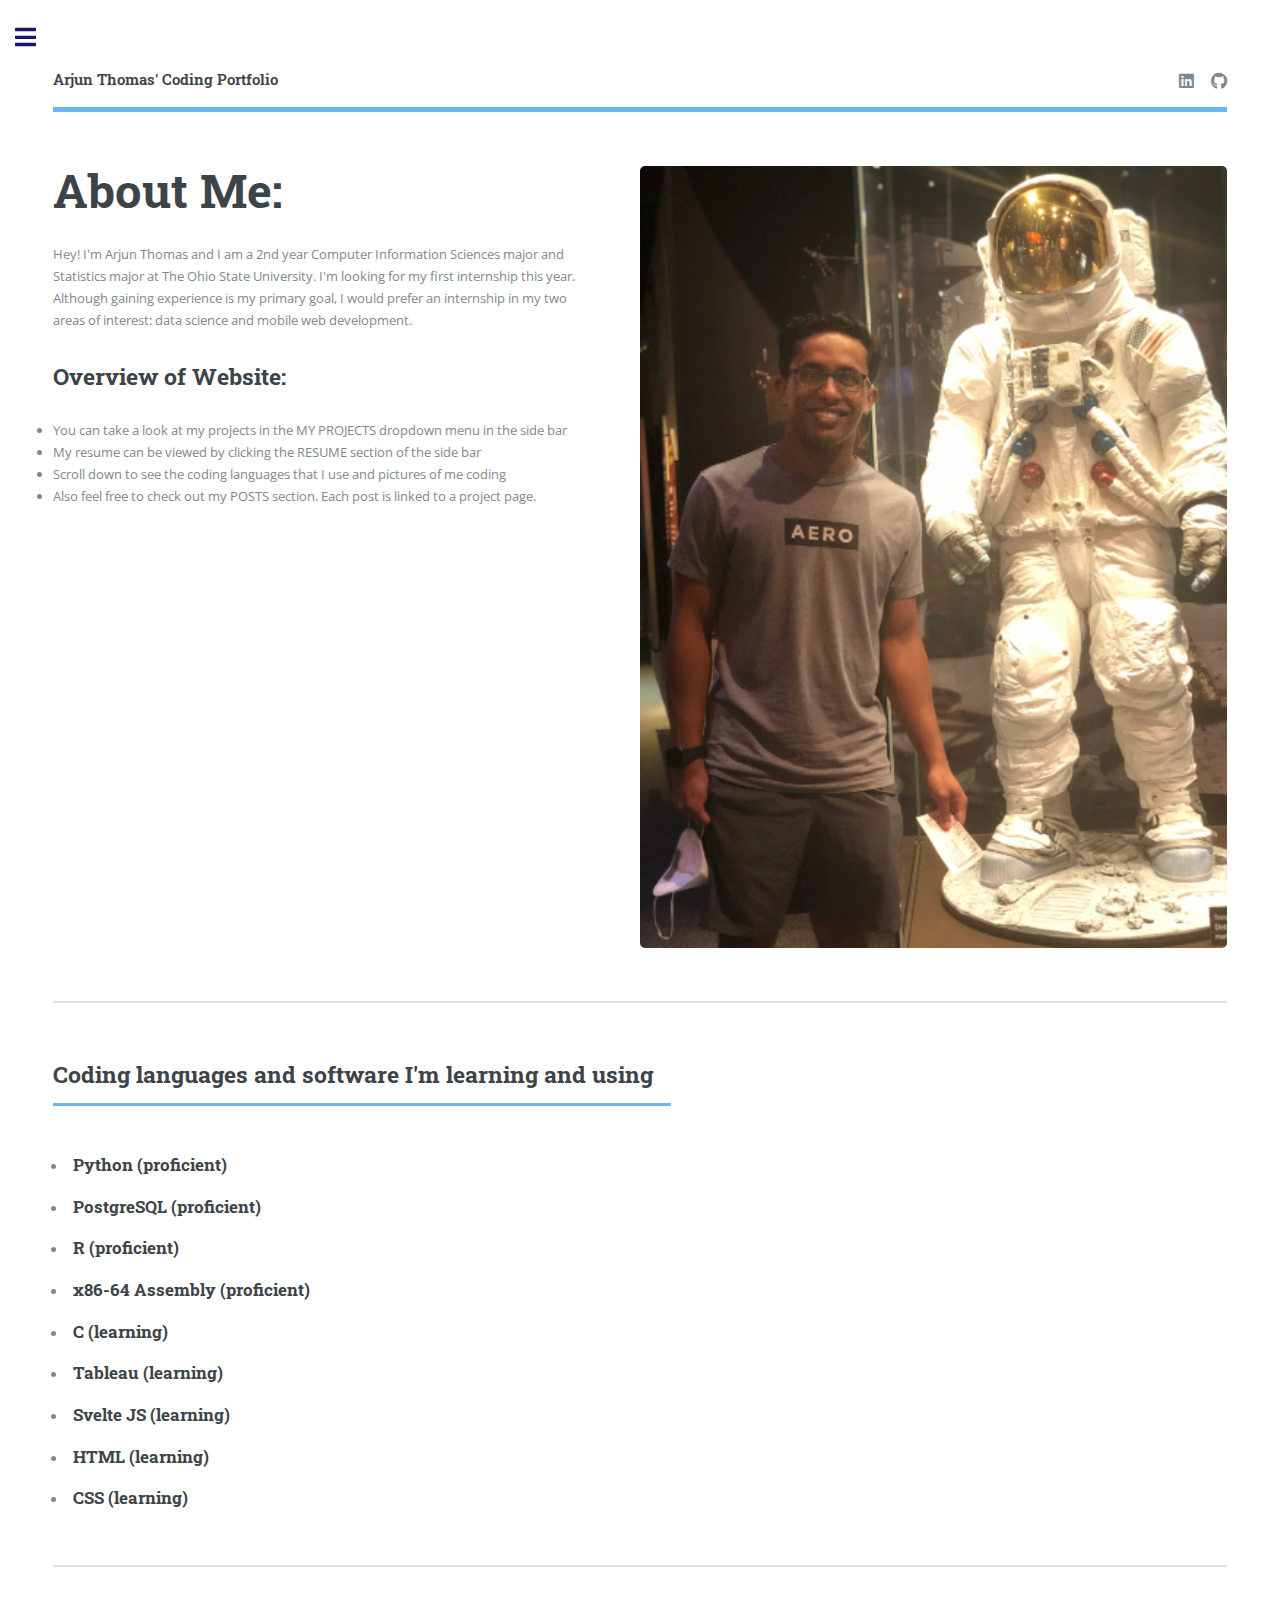
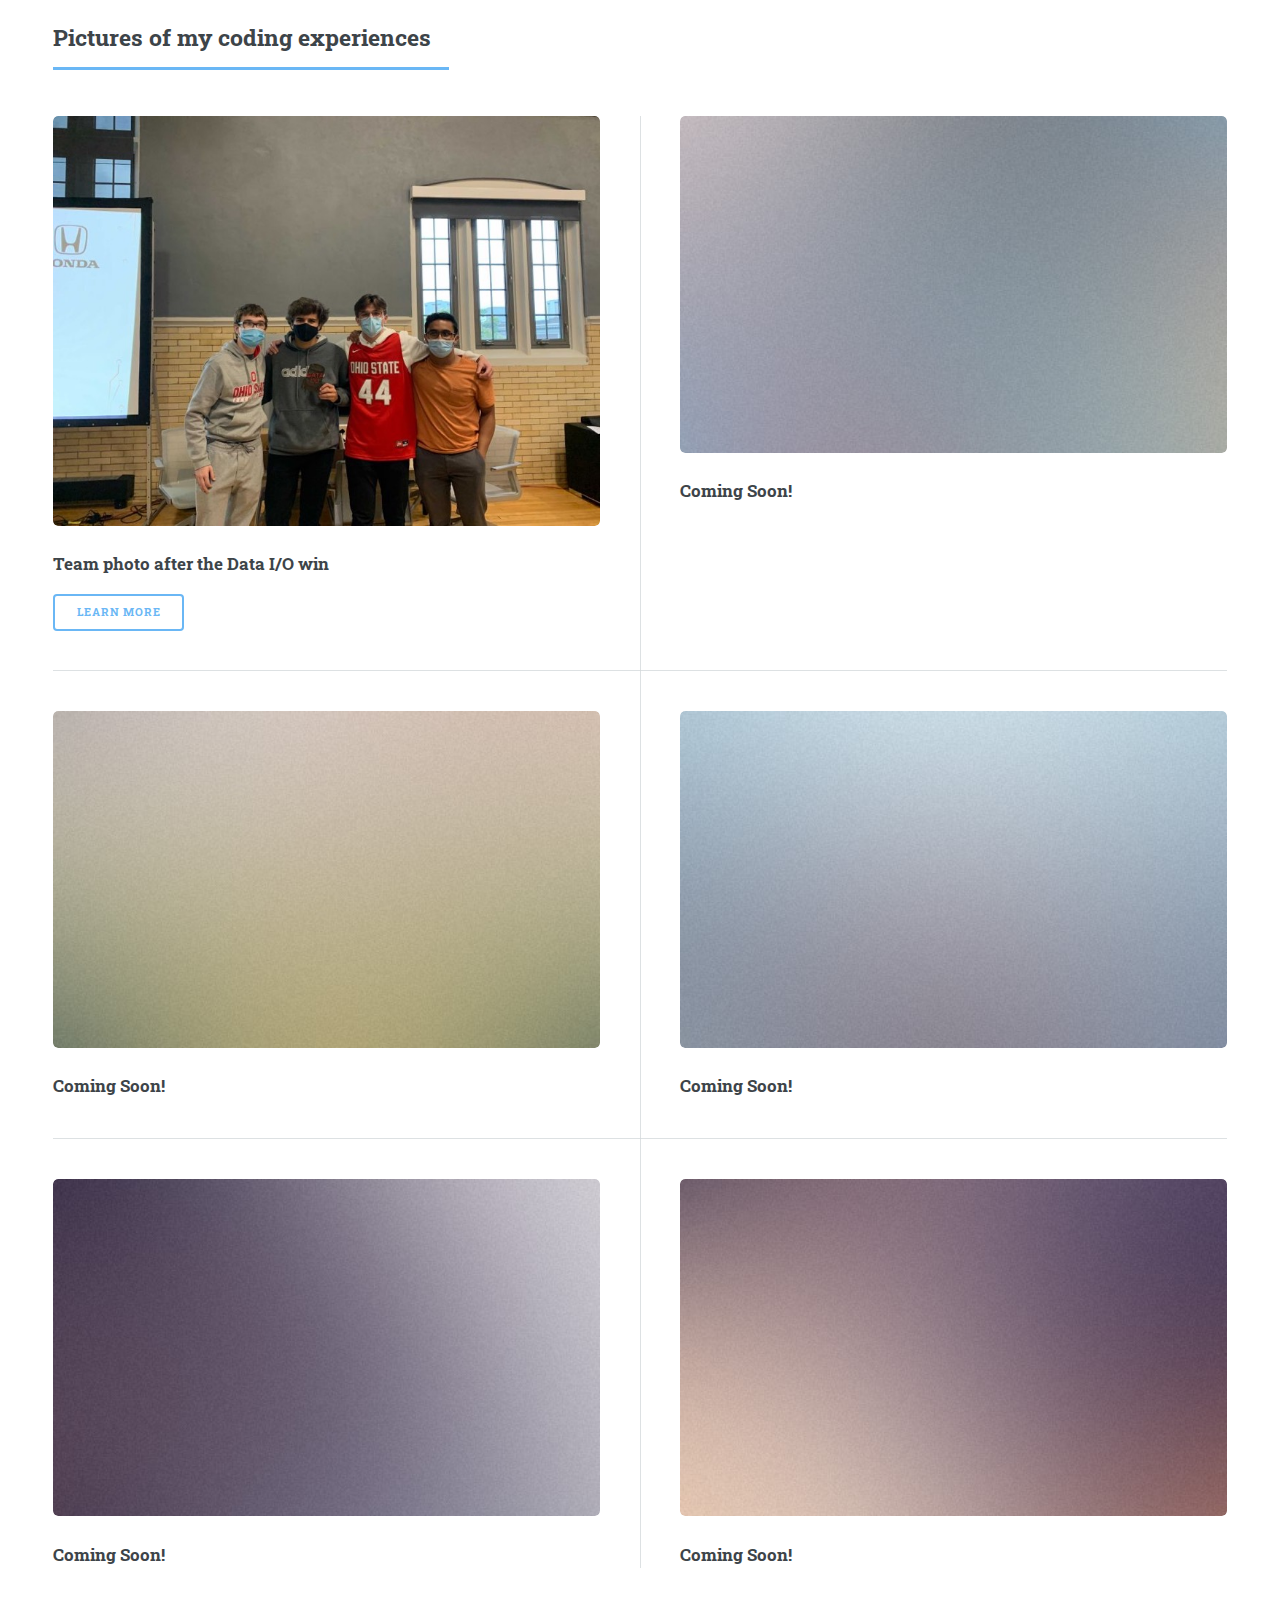
<file: index.html>
<!DOCTYPE HTML>
<!--
	Editorial by HTML5 UP
	html5up.net | @ajlkn
	Free for personal and commercial use under the CCA 3.0 license (html5up.net/license)
-->
<html>
	<head>
		<title>Arjun Thomas' Coding Portfolio</title>
		<meta charset="utf-8" />
		<meta name="viewport" content="width=device-width, initial-scale=1, user-scalable=no" />
		<link rel="stylesheet" href="assets/css/main.css" />
	</head>
	<body class="is-preload">

		<!-- Wrapper -->
			<div id="wrapper">

				<!-- Main -->
					<div id="main">
						<div class="inner">

							<!-- Header -->
								<header id="header">
									<a href="index.html" class="logo"><strong>Arjun Thomas' Coding Portfolio</strong></a>
									<ul class="icons">
										<li><a href="https://www.linkedin.com/in/arjun-thomas-961b401b6/" class="icon brands fa-linkedin"><span class="label">Linkedin</span></a></li>
										<li><a href="https://github.com/arjunthomas01" class="icon brands fa-github"><span class="label">Github</span></a></li>
									</ul>
								</header>

							<!-- Banner -->
								<section id="banner">
									<div class="content">
										<header>
											<h1> About Me:<br />
											</h1>
										</header>
										<p>Hey! I'm Arjun Thomas and I am a 2nd year Computer Information Sciences major and Statistics major at
											The Ohio State University. I'm looking for my first internship this year. Although gaining experience is my primary goal, I would prefer an internship in my two areas of interest:
											data science and mobile web development. </p>
										<header>
											<h2> Overview of Website:<br />
											</h2>
										</header>
										<p>
										  <li>You can take a look at my projects in the MY PROJECTS dropdown menu in the side bar </li>
										<li> My resume can be viewed by clicking the RESUME section of the side bar</li>
										  <li>Scroll down to see the coding languages that I use and pictures of me coding</li>
										  <li> Also feel free to check out my POSTS section. Each post is linked to a project page.</li>
										</p> 											
										
									</div>
									<span class="image object">
										<img src="images/IMG_6765.jpg" alt="" />
									</span>
								</section>

							<!-- Section -->
								<section>
									<header class="major">
										<h2>Coding languages and software I'm learning and using </h2>
									</header>
									<div >
										<ul class="columns" data-columns="2">
											<li><h3> Python (proficient)</h3></li>
											<li><h3> PostgreSQL (proficient)</h3></li>
											<li><h3> R (proficient) </h3></li>
											<li><h3> x86-64 Assembly (proficient) </h3></li>
											<li><h3> C (learning) </h3></li>
											<li><h3> Tableau (learning) </h3></li>
											<li><h3> Svelte JS (learning)</h3></li>
											<li><h3> HTML (learning) </h3></li>
											<li><h3> CSS (learning) </h3></li>
											

										</ul>
										

									</div>

									
								</section>

							<!-- Section -->
								<section>
									<header class="major">
										<h2>Pictures of my coding experiences</h2>
									</header>
									<div class="posts">
										<article>
											<a href="#" class="image"><img src="images/IMG_2123.JPG" alt="" /></a>
											<h3>Team photo after the Data I/O win</h3>
											<ul class="actions">
												<li><a href="Project2.html" class="button">Learn More</a></li>
											</ul>
										</article>
										<article>
											<a href="#" class="image"><img src="images/pic02.jpg" alt="" /></a>
											<h3>Coming Soon!</h3>
				
											
										</article>
										<article>
											<a href="#" class="image"><img src="images/pic03.jpg" alt="" /></a>
											<h3>Coming Soon!</h3>
							
											
										</article>
										<article>
											<a href="#" class="image"><img src="images/pic04.jpg" alt="" /></a>
											<h3>Coming Soon!</h3>
											
											
										</article>
										<article>
											<a href="#" class="image"><img src="images/pic05.jpg" alt="" /></a>
											<h3>Coming Soon!</h3>
											
											
										</article>
										<article>
											<a href="#" class="image"><img src="images/pic06.jpg" alt="" /></a>
											<h3>Coming Soon!</h3>
											
											
										</article>
									</div>
								</section>

						</div>
					</div>

				<!-- Sidebar -->
					<div id="sidebar">
						<div class="inner">

							

							<!-- Menu -->
								<nav id="menu">
									<header class="major">
										<h2>Menu</h2>
									</header>
									<ul>
										<li><a href="index.html">Homepage</a></li>
										<li><a href="careergoals.html">Statement of Career Goals</a></li>
										<li><a href="resume.html">Resume</a></li>
										<li>
											<span class="opener">My Projects</span>
											<ul>
												<li><a href="Project1.html">2021 Climathon</a></li>
												<li><a href="Project2.html">2021 Data I/O</a></li>
												<li><a href="Project3.html">2021 Hack OHI/O </a></li>
												
											</ul>
										</li>
										
									</ul>
								</nav>

							<!-- Section -->
								<section>
									<header class="major">
										<h2>Posts</h2>
									</header>
									<div class="mini-posts">
										<article>
											<a href="Project1.html" class="image"><img src="images/Climathon.png" alt="" /></a>
											<p>My first hackathon: the 2021 OSU Climathon!</p>
										</article>
										<article>
											<a href="#" class="image"><img src="images/CorrelationMatrix.png" alt="" /></a>
											<p>2021 Data I/O Best Overall Project Winners!</p>
										</article>
										<article>
											<a href="Project3.html" class="image"><img src="images/SpendingChecker.png" alt="" /></a>
											<p>First time using JavaScript and CSS!</p>
										</article>
									</div>
									<ul class="actions">
										<li><a href="#" class="button">More</a></li>
									</ul>
								</section>

							<!-- Section -->
								<section>
									<header class="major">
										<h2>Get in touch</h2>
									</header>
									<p>Feel free to send me a message with your inquiry and I will reply as soon as I can!</p>
									<ul class="contact">
										<li class="icon solid fa-envelope"><a href="#">arjun.thomas01@outlook.com</a></li>
										
									</ul>
								</section>

							<!-- Footer -->
								<footer id="footer">
									<p class="copyright">&copy; Untitled. All rights reserved. Demo Images: <a href="https://unsplash.com">Unsplash</a>. Design: <a href="https://html5up.net">HTML5 UP</a>.</p>
								</footer>

						</div>
					</div>

			</div>

		<!-- Scripts -->
			<script src="assets/js/jquery.min.js"></script>
			<script src="assets/js/browser.min.js"></script>
			<script src="assets/js/breakpoints.min.js"></script>
			<script src="assets/js/util.js"></script>
			<script src="assets/js/main.js"></script>

	</body>
</html>
</file>
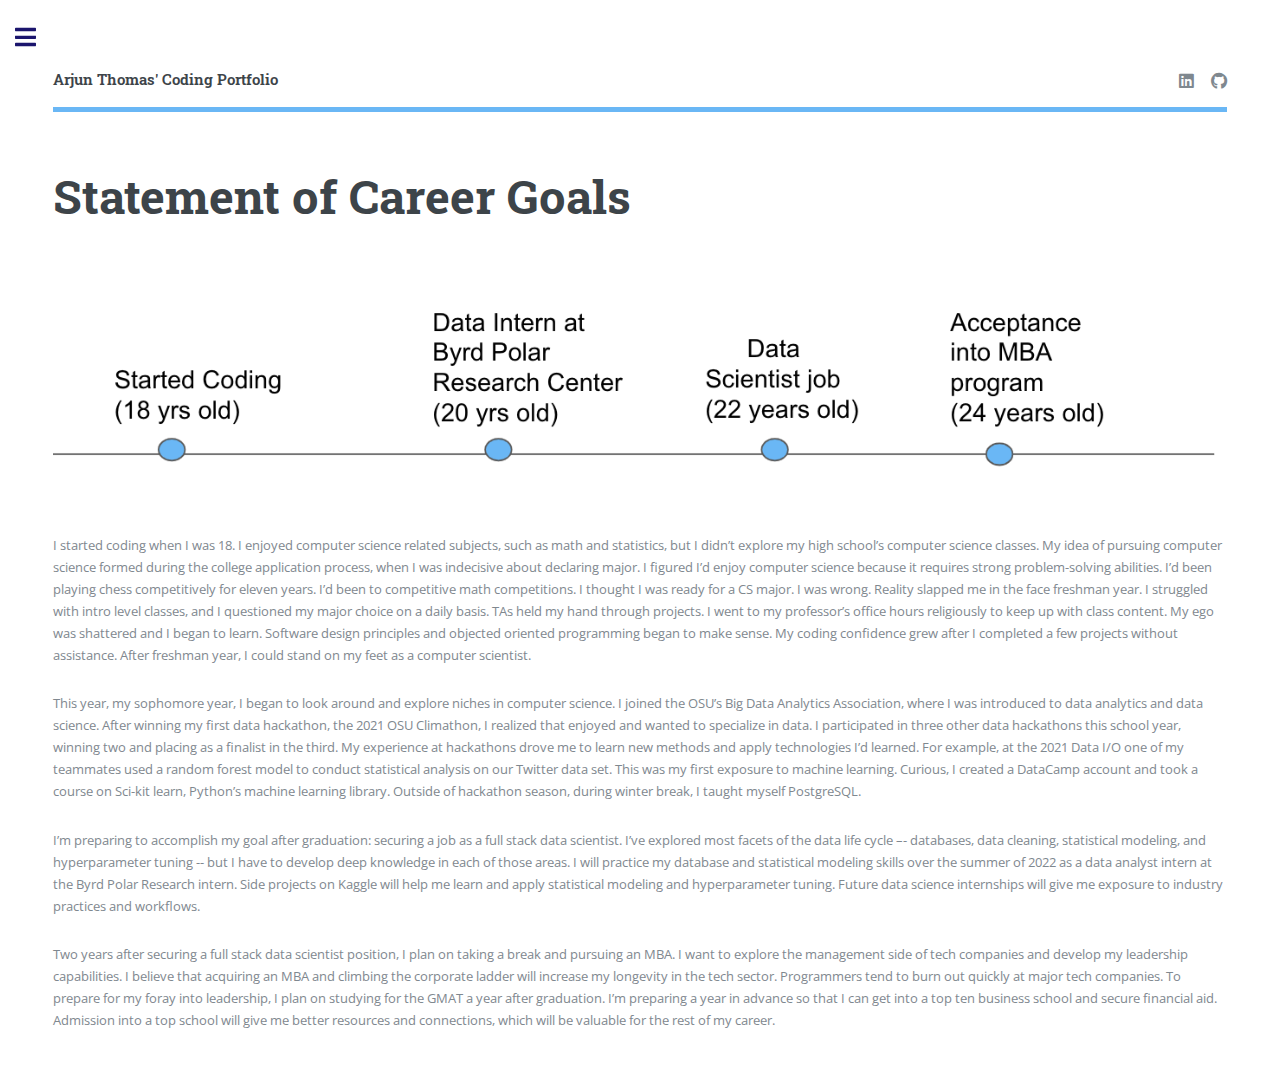
<file: careergoals.html>
<!DOCTYPE HTML>
<!--
	Editorial by HTML5 UP
	html5up.net | @ajlkn
	Free for personal and commercial use under the CCA 3.0 license (html5up.net/license)
-->
<html>
	<head>
		<title>Statment of Career Goals</title>
		<meta charset="utf-8" />
		<meta name="viewport" content="width=device-width, initial-scale=1, user-scalable=no" />
		<link rel="stylesheet" href="assets/css/main.css" />
	</head>
	<body class="is-preload">

		<!-- Wrapper -->
			<div id="wrapper">

				<!-- Main -->
					<div id="main">
						<div class="inner">

							<!-- Header -->
								<header id="header">
									<a href="index.html" class="logo"><strong>Arjun Thomas' Coding Portfolio</strong> </a>
									<ul class="icons">
										<li><a href="https://www.linkedin.com/in/arjun-thomas-961b401b6/" class="icon brands fa-linkedin"><span class="label">Linkedin</span></a></li>
										<li><a href="https://github.com/arjunthomas01" class="icon brands fa-github"><span class="label">Github</span></a></li>
									</ul>
								</header>

							<!-- Content -->
								<section>
									<header class="main">
										<h1>Statement of Career Goals</h1>
									</header>

                                    <span class="image main"><img src="images/career timeline.png" alt="" /></span>
                                    <p>
                                        I started coding when I was 18. I enjoyed computer science related subjects, such as math and statistics, but I didn’t explore my high school’s computer science classes. My idea of pursuing computer science formed during the college application process, when I was indecisive about declaring major. I figured I’d enjoy computer science because it requires strong problem-solving abilities. I’d been playing chess competitively for eleven years. I’d been to competitive math competitions. I thought I was ready for a CS major. I was wrong. Reality slapped me in the face freshman year. I struggled with intro level classes, and I questioned my major choice on a daily basis. TAs held my hand through projects. I went to my professor’s office hours religiously to keep up with class content. My ego was shattered and I began to learn. Software design principles and objected oriented programming began to make sense. My coding confidence grew after I completed a few projects without assistance. After freshman year, I could stand on my feet as a computer scientist.
                                    </p>
                                    <p>
                                        This year, my sophomore year, I began to look around and explore niches in computer science. I joined the OSU’s Big Data Analytics Association, where I was introduced to data analytics and data science. After winning my first data hackathon, the 2021 OSU Climathon, I realized that enjoyed and wanted to specialize in data. I participated in three other data hackathons this school year, winning two and placing as a finalist in the third. My experience at hackathons drove me to learn new methods and apply technologies I’d learned. For example, at the 2021 Data I/O one of my teammates used a random forest model to conduct statistical analysis on our Twitter data set. This was my first exposure to machine learning. Curious, I created a DataCamp account and took a course on Sci-kit learn, Python’s machine learning library. Outside of hackathon season, during winter break, I taught myself PostgreSQL.
                                    </p>
                                    <p>
                                        I’m preparing to accomplish my goal after graduation: securing a job as a full stack data scientist. I’ve explored most facets of the data life cycle –- databases, data cleaning, statistical modeling, and hyperparameter tuning -- but I have to develop deep knowledge in each of those areas. I will practice my database and statistical modeling skills over the summer of 2022 as a data analyst intern at the Byrd Polar Research intern. Side projects on Kaggle will help me learn and apply statistical modeling and hyperparameter tuning. Future data science internships will give me exposure to industry practices and workflows.
                                    </p>
                                    <p>
                                        Two years after securing a full stack data scientist position, I plan on taking a break and pursuing an MBA. I want to explore the management side of tech companies and develop my leadership capabilities. I believe that acquiring an MBA and climbing the corporate ladder will increase my longevity in the tech sector. Programmers tend to burn out quickly at major tech companies. To prepare for my foray into leadership, I plan on studying for the GMAT a year after graduation. I’m preparing a year in advance so that I can get into a top ten business school and secure financial aid. Admission into a top school will give me better resources and connections, which will be valuable for the rest of my career. 
                                    </p>

                                    
									

									
									

									

									

									

								</section>

						</div>
					</div>

				<!-- Sidebar -->
					<div id="sidebar">
						<div class="inner">

							

							<!-- Menu -->
							<nav id="menu">
								<header class="major">
									<h2>Menu</h2>
								</header>
								<ul>
									<li><a href="index.html">Homepage</a></li>
                                    <li><a href="resume.html">Resume</a></li>
                                    <li><a href="careergoals.html">Statement of Career Goals</a></li>
									<li>
										<span class="opener">My Projects</span>
										<ul>
											<li><a href="Project1.html">2021 Climathon</a></li>
											<li><a href="Project2.html">2021 Data I/O</a></li>
											<li><a href="Project3.html">2021 Hack OHI/O </a></li>
											
										</ul>
									</li>
									
								</ul>
							</nav> 

							<!-- Section -->
								<section>
									<header class="major">
										<h2>Posts</h2>
									</header>
									<div class="mini-posts">
										<article>
											<a href="Project1.html" class="image"><img src="images/Climathon.png" alt="" /></a>
											<p>My first hackathon: the 2021 OSU Climathon!</p>
										</article>
										<article>
											<a href="Project2.html" class="image"><img src="images/CorrelationMatrix.png" alt="" /></a>
											<p>2021 Data I/O Best Overall Project Winners!</p>
										</article>
										<article>
											<a href="Project3.html" class="image"><img src="images/SpendingChecker.png" alt="" /></a>
											<p>First time using JavaScript and CSS!</p>
										</article>
									</div>
									<ul class="actions">
										<li><a href="#" class="button">More</a></li>
									</ul>
								</section>

							<!-- Section -->
							<section>
								<header class="major">
									<h2>Get in touch</h2>
								</header>
								<p>Feel free to send me a message with your inquiry and I will reply as soon as I can!</p>
								<ul class="contact">
									<li class="icon solid fa-envelope"><a href="#">arjun.thomas01@outlook.com</a></li>
									
								</ul>
							</section>

							<!-- Footer -->
								<footer id="footer">
									<p class="copyright">&copy; Untitled. All rights reserved. Demo Images: <a href="https://unsplash.com">Unsplash</a>. Design: <a href="https://html5up.net">HTML5 UP</a>.</p>
								</footer>

						</div>
					</div>

			</div>

		<!-- Scripts -->
			<script src="assets/js/jquery.min.js"></script>
			<script src="assets/js/browser.min.js"></script>
			<script src="assets/js/breakpoints.min.js"></script>
			<script src="assets/js/util.js"></script>
			<script src="assets/js/main.js"></script>

	</body>
</html>
</file>
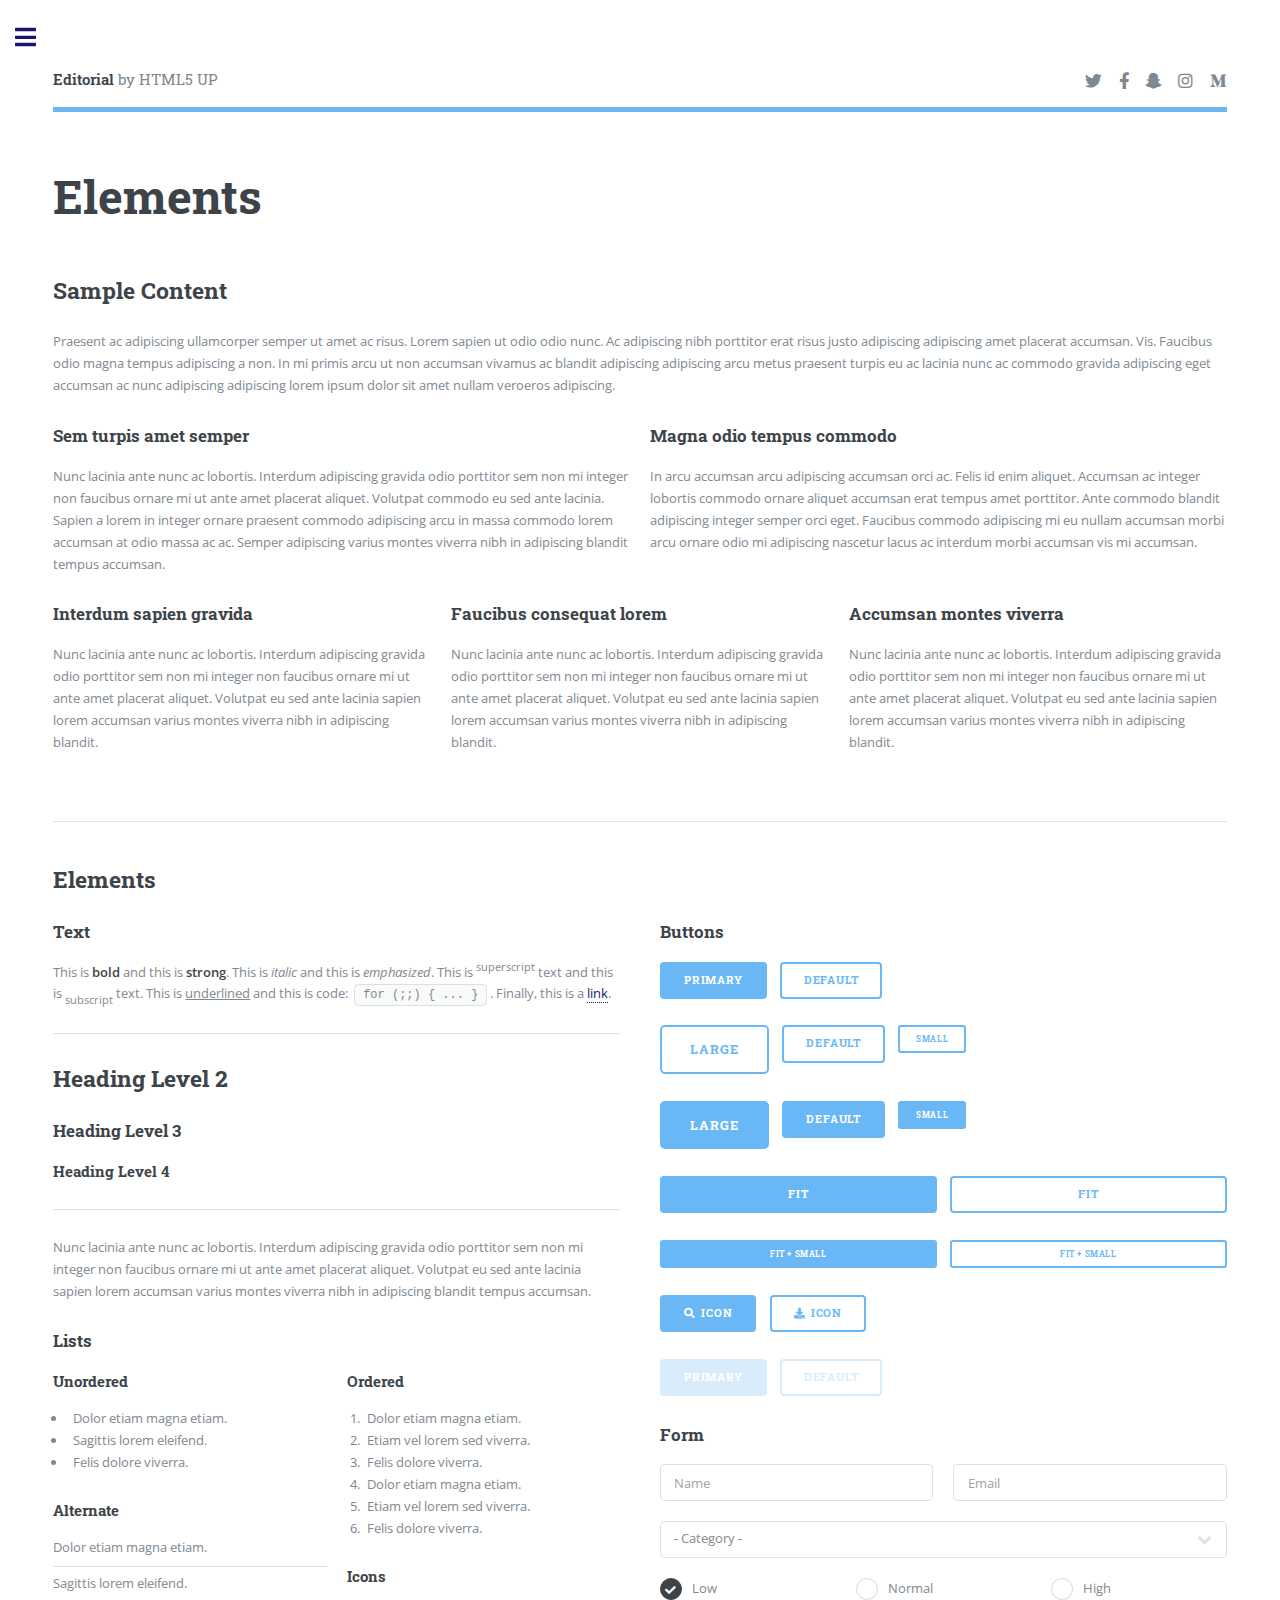
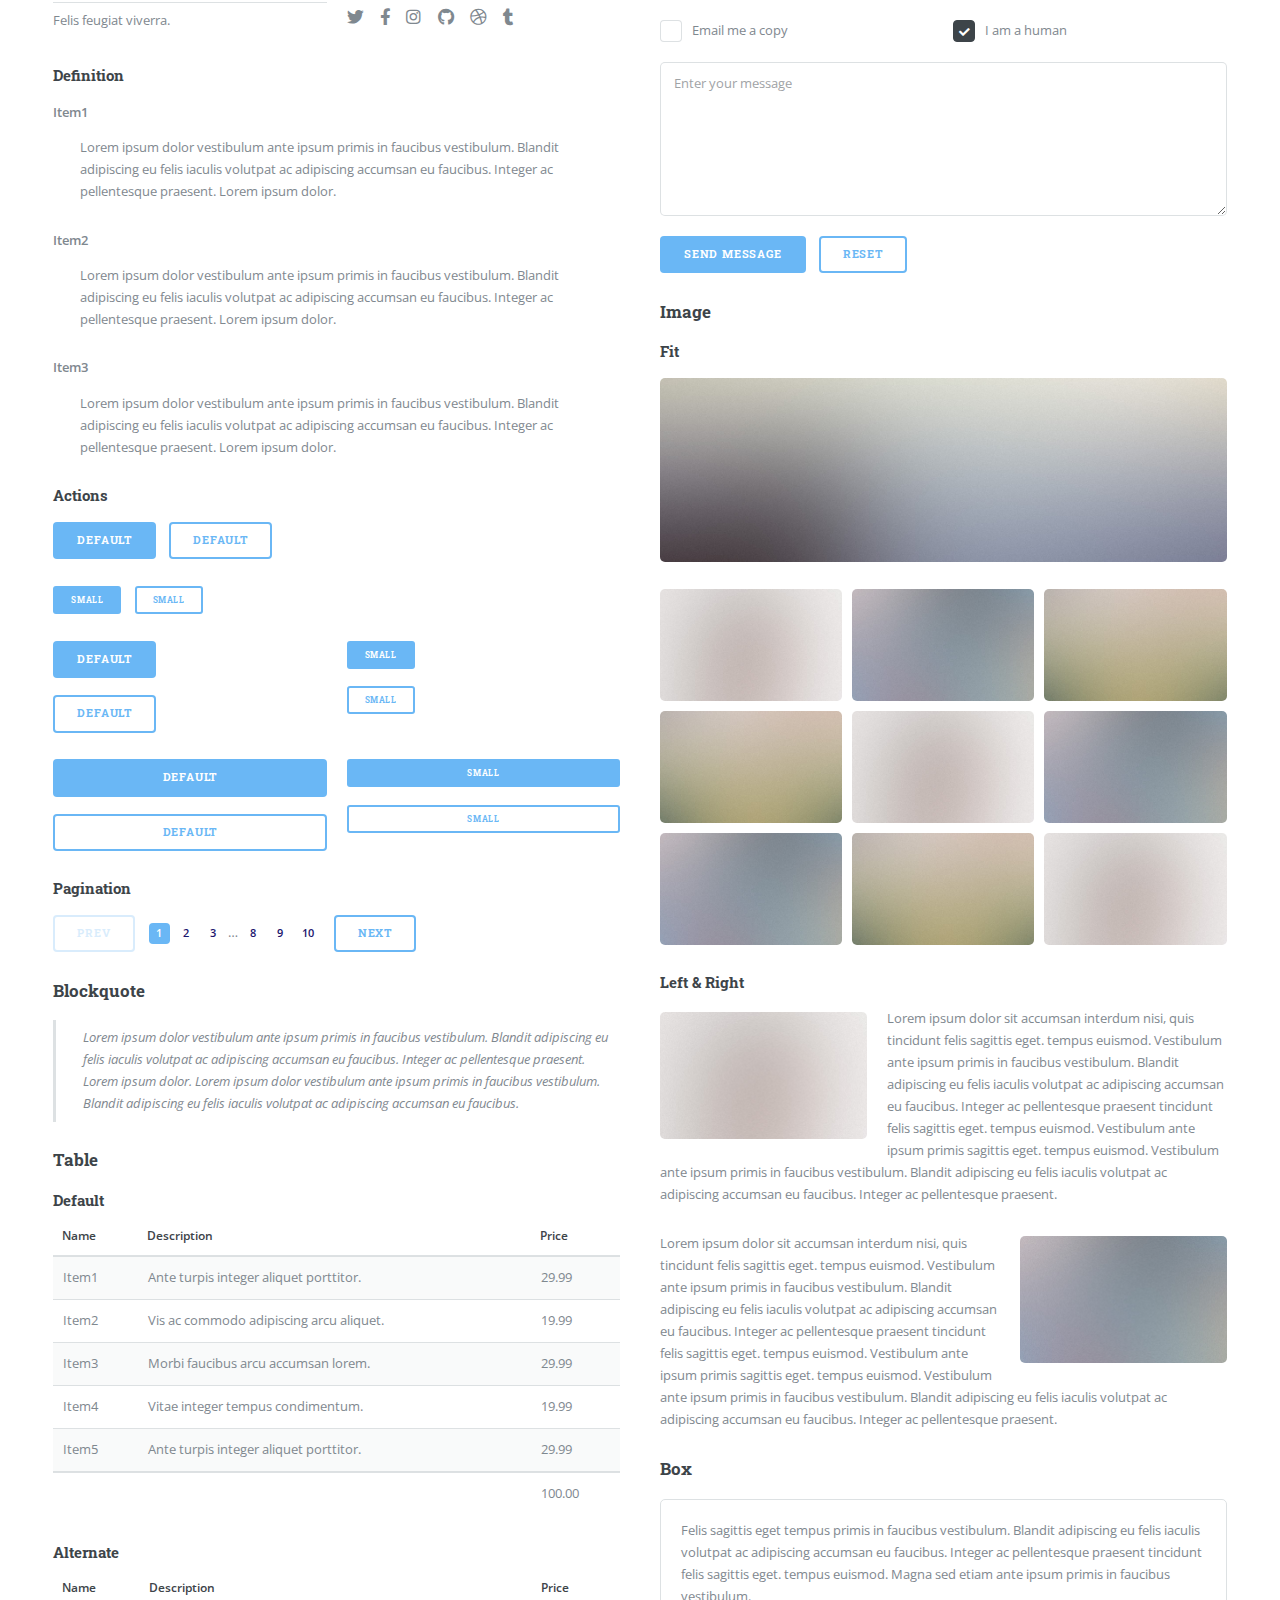
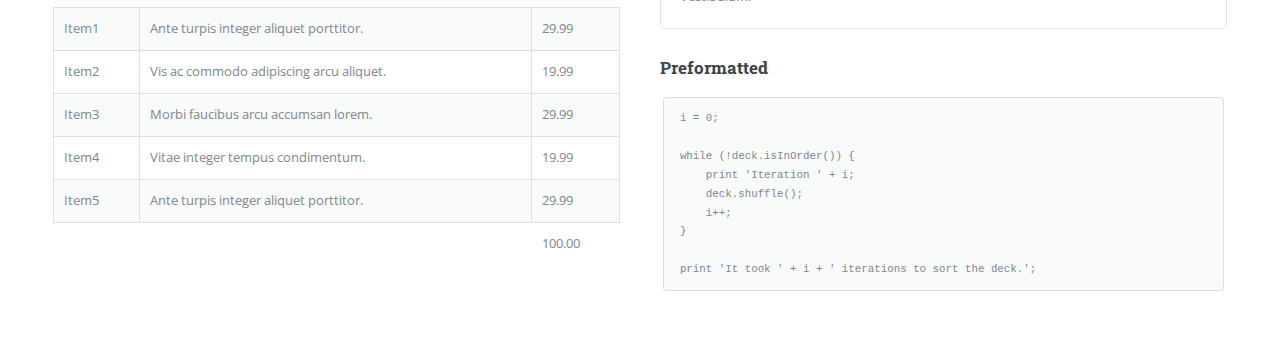
<file: elements.html>
<!DOCTYPE HTML>
<!--
	Editorial by HTML5 UP
	html5up.net | @ajlkn
	Free for personal and commercial use under the CCA 3.0 license (html5up.net/license)
-->
<html>
	<head>
		<title>Elements - Editorial by HTML5 UP</title>
		<meta charset="utf-8" />
		<meta name="viewport" content="width=device-width, initial-scale=1, user-scalable=no" />
		<link rel="stylesheet" href="assets/css/main.css" />
	</head>
	<body class="is-preload">

		<!-- Wrapper -->
			<div id="wrapper">

				<!-- Main -->
					<div id="main">
						<div class="inner">

							<!-- Header -->
								<header id="header">
									<a href="index.html" class="logo"><strong>Editorial</strong> by HTML5 UP</a>
									<ul class="icons">
										<li><a href="#" class="icon brands fa-twitter"><span class="label">Twitter</span></a></li>
										<li><a href="#" class="icon brands fa-facebook-f"><span class="label">Facebook</span></a></li>
										<li><a href="#" class="icon brands fa-snapchat-ghost"><span class="label">Snapchat</span></a></li>
										<li><a href="#" class="icon brands fa-instagram"><span class="label">Instagram</span></a></li>
										<li><a href="#" class="icon brands fa-medium-m"><span class="label">Medium</span></a></li>
									</ul>
								</header>

							<!-- Content -->
								<section>
									<header class="main">
										<h1>Elements</h1>
									</header>

									<!-- Content -->
										<h2 id="content">Sample Content</h2>
										<p>Praesent ac adipiscing ullamcorper semper ut amet ac risus. Lorem sapien ut odio odio nunc. Ac adipiscing nibh porttitor erat risus justo adipiscing adipiscing amet placerat accumsan. Vis. Faucibus odio magna tempus adipiscing a non. In mi primis arcu ut non accumsan vivamus ac blandit adipiscing adipiscing arcu metus praesent turpis eu ac lacinia nunc ac commodo gravida adipiscing eget accumsan ac nunc adipiscing adipiscing lorem ipsum dolor sit amet nullam veroeros adipiscing.</p>
										<div class="row">
											<div class="col-6 col-12-small">
												<h3>Sem turpis amet semper</h3>
												<p>Nunc lacinia ante nunc ac lobortis. Interdum adipiscing gravida odio porttitor sem non mi integer non faucibus ornare mi ut ante amet placerat aliquet. Volutpat commodo eu sed ante lacinia. Sapien a lorem in integer ornare praesent commodo adipiscing arcu in massa commodo lorem accumsan at odio massa ac ac. Semper adipiscing varius montes viverra nibh in adipiscing blandit tempus accumsan.</p>
											</div>
											<div class="col-6 col-12-small">
												<h3>Magna odio tempus commodo</h3>
												<p>In arcu accumsan arcu adipiscing accumsan orci ac. Felis id enim aliquet. Accumsan ac integer lobortis commodo ornare aliquet accumsan erat tempus amet porttitor. Ante commodo blandit adipiscing integer semper orci eget. Faucibus commodo adipiscing mi eu nullam accumsan morbi arcu ornare odio mi adipiscing nascetur lacus ac interdum morbi accumsan vis mi accumsan.</p>
											</div>
											<!-- Break -->
											<div class="col-4 col-12-medium">
												<h3>Interdum sapien gravida</h3>
												<p>Nunc lacinia ante nunc ac lobortis. Interdum adipiscing gravida odio porttitor sem non mi integer non faucibus ornare mi ut ante amet placerat aliquet. Volutpat eu sed ante lacinia sapien lorem accumsan varius montes viverra nibh in adipiscing blandit.</p>
											</div>
											<div class="col-4 col-12-medium">
												<h3>Faucibus consequat lorem</h3>
												<p>Nunc lacinia ante nunc ac lobortis. Interdum adipiscing gravida odio porttitor sem non mi integer non faucibus ornare mi ut ante amet placerat aliquet. Volutpat eu sed ante lacinia sapien lorem accumsan varius montes viverra nibh in adipiscing blandit.</p>
											</div>
											<div class="col-4 col-12-medium">
												<h3>Accumsan montes viverra</h3>
												<p>Nunc lacinia ante nunc ac lobortis. Interdum adipiscing gravida odio porttitor sem non mi integer non faucibus ornare mi ut ante amet placerat aliquet. Volutpat eu sed ante lacinia sapien lorem accumsan varius montes viverra nibh in adipiscing blandit.</p>
											</div>
										</div>

									<hr class="major" />

									<!-- Elements -->
										<h2 id="elements">Elements</h2>
										<div class="row gtr-200">
											<div class="col-6 col-12-medium">

												<!-- Text stuff -->
													<h3>Text</h3>
													<p>This is <b>bold</b> and this is <strong>strong</strong>. This is <i>italic</i> and this is <em>emphasized</em>.
													This is <sup>superscript</sup> text and this is <sub>subscript</sub> text.
													This is <u>underlined</u> and this is code: <code>for (;;) { ... }</code>.
													Finally, this is a <a href="#">link</a>.</p>
													<hr />
													<h2>Heading Level 2</h2>
													<h3>Heading Level 3</h3>
													<h4>Heading Level 4</h4>
													<hr />
													<p>Nunc lacinia ante nunc ac lobortis. Interdum adipiscing gravida odio porttitor sem non mi integer non faucibus ornare mi ut ante amet placerat aliquet. Volutpat eu sed ante lacinia sapien lorem accumsan varius montes viverra nibh in adipiscing blandit tempus accumsan.</p>

												<!-- Lists -->
													<h3>Lists</h3>
													<div class="row">
														<div class="col-6 col-12-small">

															<h4>Unordered</h4>
															<ul>
																<li>Dolor etiam magna etiam.</li>
																<li>Sagittis lorem eleifend.</li>
																<li>Felis dolore viverra.</li>
															</ul>

															<h4>Alternate</h4>
															<ul class="alt">
																<li>Dolor etiam magna etiam.</li>
																<li>Sagittis lorem eleifend.</li>
																<li>Felis feugiat viverra.</li>
															</ul>

														</div>
														<div class="col-6 col-12-small">

															<h4>Ordered</h4>
															<ol>
																<li>Dolor etiam magna etiam.</li>
																<li>Etiam vel lorem sed viverra.</li>
																<li>Felis dolore viverra.</li>
																<li>Dolor etiam magna etiam.</li>
																<li>Etiam vel lorem sed viverra.</li>
																<li>Felis dolore viverra.</li>
															</ol>

															<h4>Icons</h4>
															<ul class="icons">
																<li><a href="#" class="icon brands fa-twitter"><span class="label">Twitter</span></a></li>
																<li><a href="#" class="icon brands fa-facebook-f"><span class="label">Facebook</span></a></li>
																<li><a href="#" class="icon brands fa-instagram"><span class="label">Instagram</span></a></li>
																<li><a href="#" class="icon brands fa-github"><span class="label">Github</span></a></li>
																<li><a href="#" class="icon brands fa-dribbble"><span class="label">Dribbble</span></a></li>
																<li><a href="#" class="icon brands fa-tumblr"><span class="label">Tumblr</span></a></li>
															</ul>

														</div>
													</div>
													<h4>Definition</h4>
													<dl>
														<dt>Item1</dt>
														<dd>
															<p>Lorem ipsum dolor vestibulum ante ipsum primis in faucibus vestibulum. Blandit adipiscing eu felis iaculis volutpat ac adipiscing accumsan eu faucibus. Integer ac pellentesque praesent. Lorem ipsum dolor.</p>
														</dd>
														<dt>Item2</dt>
														<dd>
															<p>Lorem ipsum dolor vestibulum ante ipsum primis in faucibus vestibulum. Blandit adipiscing eu felis iaculis volutpat ac adipiscing accumsan eu faucibus. Integer ac pellentesque praesent. Lorem ipsum dolor.</p>
														</dd>
														<dt>Item3</dt>
														<dd>
															<p>Lorem ipsum dolor vestibulum ante ipsum primis in faucibus vestibulum. Blandit adipiscing eu felis iaculis volutpat ac adipiscing accumsan eu faucibus. Integer ac pellentesque praesent. Lorem ipsum dolor.</p>
														</dd>
													</dl>

													<h4>Actions</h4>
													<ul class="actions">
														<li><a href="#" class="button primary">Default</a></li>
														<li><a href="#" class="button">Default</a></li>
													</ul>
													<ul class="actions small">
														<li><a href="#" class="button primary small">Small</a></li>
														<li><a href="#" class="button small">Small</a></li>
													</ul>
													<div class="row">
														<div class="col-6 col-12-small">
															<ul class="actions stacked">
																<li><a href="#" class="button primary">Default</a></li>
																<li><a href="#" class="button">Default</a></li>
															</ul>
														</div>
														<div class="col-6 col-12-small">
															<ul class="actions stacked">
																<li><a href="#" class="button primary small">Small</a></li>
																<li><a href="#" class="button small">Small</a></li>
															</ul>
														</div>
														<div class="col-6 col-12-small">
															<ul class="actions stacked">
																<li><a href="#" class="button primary fit">Default</a></li>
																<li><a href="#" class="button fit">Default</a></li>
															</ul>
														</div>
														<div class="col-6 col-12-small">
															<ul class="actions stacked">
																<li><a href="#" class="button primary small fit">Small</a></li>
																<li><a href="#" class="button small fit">Small</a></li>
															</ul>
														</div>
													</div>

													<h4>Pagination</h4>
													<ul class="pagination">
														<li><span class="button disabled">Prev</span></li>
														<li><a href="#" class="page active">1</a></li>
														<li><a href="#" class="page">2</a></li>
														<li><a href="#" class="page">3</a></li>
														<li><span>&hellip;</span></li>
														<li><a href="#" class="page">8</a></li>
														<li><a href="#" class="page">9</a></li>
														<li><a href="#" class="page">10</a></li>
														<li><a href="#" class="button">Next</a></li>
													</ul>

												<!-- Blockquote -->
													<h3>Blockquote</h3>
													<blockquote>Lorem ipsum dolor vestibulum ante ipsum primis in faucibus vestibulum. Blandit adipiscing eu felis iaculis volutpat ac adipiscing accumsan eu faucibus. Integer ac pellentesque praesent. Lorem ipsum dolor. Lorem ipsum dolor vestibulum ante ipsum primis in faucibus vestibulum. Blandit adipiscing eu felis iaculis volutpat ac adipiscing accumsan eu faucibus.</blockquote>

												<!-- Table -->
													<h3>Table</h3>

													<h4>Default</h4>
													<div class="table-wrapper">
														<table>
															<thead>
																<tr>
																	<th>Name</th>
																	<th>Description</th>
																	<th>Price</th>
																</tr>
															</thead>
															<tbody>
																<tr>
																	<td>Item1</td>
																	<td>Ante turpis integer aliquet porttitor.</td>
																	<td>29.99</td>
																</tr>
																<tr>
																	<td>Item2</td>
																	<td>Vis ac commodo adipiscing arcu aliquet.</td>
																	<td>19.99</td>
																</tr>
																<tr>
																	<td>Item3</td>
																	<td> Morbi faucibus arcu accumsan lorem.</td>
																	<td>29.99</td>
																</tr>
																<tr>
																	<td>Item4</td>
																	<td>Vitae integer tempus condimentum.</td>
																	<td>19.99</td>
																</tr>
																<tr>
																	<td>Item5</td>
																	<td>Ante turpis integer aliquet porttitor.</td>
																	<td>29.99</td>
																</tr>
															</tbody>
															<tfoot>
																<tr>
																	<td colspan="2"></td>
																	<td>100.00</td>
																</tr>
															</tfoot>
														</table>
													</div>

													<h4>Alternate</h4>
													<div class="table-wrapper">
														<table class="alt">
															<thead>
																<tr>
																	<th>Name</th>
																	<th>Description</th>
																	<th>Price</th>
																</tr>
															</thead>
															<tbody>
																<tr>
																	<td>Item1</td>
																	<td>Ante turpis integer aliquet porttitor.</td>
																	<td>29.99</td>
																</tr>
																<tr>
																	<td>Item2</td>
																	<td>Vis ac commodo adipiscing arcu aliquet.</td>
																	<td>19.99</td>
																</tr>
																<tr>
																	<td>Item3</td>
																	<td> Morbi faucibus arcu accumsan lorem.</td>
																	<td>29.99</td>
																</tr>
																<tr>
																	<td>Item4</td>
																	<td>Vitae integer tempus condimentum.</td>
																	<td>19.99</td>
																</tr>
																<tr>
																	<td>Item5</td>
																	<td>Ante turpis integer aliquet porttitor.</td>
																	<td>29.99</td>
																</tr>
															</tbody>
															<tfoot>
																<tr>
																	<td colspan="2"></td>
																	<td>100.00</td>
																</tr>
															</tfoot>
														</table>
													</div>

											</div>
											<div class="col-6 col-12-medium">

												<!-- Buttons -->
													<h3>Buttons</h3>
													<ul class="actions">
														<li><a href="#" class="button primary">Primary</a></li>
														<li><a href="#" class="button">Default</a></li>
													</ul>
													<ul class="actions">
														<li><a href="#" class="button large">Large</a></li>
														<li><a href="#" class="button">Default</a></li>
														<li><a href="#" class="button small">Small</a></li>
													</ul>
													<ul class="actions">
														<li><a href="#" class="button primary large">Large</a></li>
														<li><a href="#" class="button primary">Default</a></li>
														<li><a href="#" class="button primary small">Small</a></li>
													</ul>
													<ul class="actions fit">
														<li><a href="#" class="button primary fit">Fit</a></li>
														<li><a href="#" class="button fit">Fit</a></li>
													</ul>
													<ul class="actions fit small">
														<li><a href="#" class="button primary fit small">Fit + Small</a></li>
														<li><a href="#" class="button fit small">Fit + Small</a></li>
													</ul>
													<ul class="actions">
														<li><a href="#" class="button primary icon solid fa-search">Icon</a></li>
														<li><a href="#" class="button icon solid fa-download">Icon</a></li>
													</ul>
													<ul class="actions">
														<li><span class="button primary disabled">Primary</span></li>
														<li><span class="button disabled">Default</span></li>
													</ul>

												<!-- Form -->
													<h3>Form</h3>

													<form method="post" action="#">
														<div class="row gtr-uniform">
															<div class="col-6 col-12-xsmall">
																<input type="text" name="demo-name" id="demo-name" value="" placeholder="Name" />
															</div>
															<div class="col-6 col-12-xsmall">
																<input type="email" name="demo-email" id="demo-email" value="" placeholder="Email" />
															</div>
															<!-- Break -->
															<div class="col-12">
																<select name="demo-category" id="demo-category">
																	<option value="">- Category -</option>
																	<option value="1">Manufacturing</option>
																	<option value="1">Shipping</option>
																	<option value="1">Administration</option>
																	<option value="1">Human Resources</option>
																</select>
															</div>
															<!-- Break -->
															<div class="col-4 col-12-small">
																<input type="radio" id="demo-priority-low" name="demo-priority" checked>
																<label for="demo-priority-low">Low</label>
															</div>
															<div class="col-4 col-12-small">
																<input type="radio" id="demo-priority-normal" name="demo-priority">
																<label for="demo-priority-normal">Normal</label>
															</div>
															<div class="col-4 col-12-small">
																<input type="radio" id="demo-priority-high" name="demo-priority">
																<label for="demo-priority-high">High</label>
															</div>
															<!-- Break -->
															<div class="col-6 col-12-small">
																<input type="checkbox" id="demo-copy" name="demo-copy">
																<label for="demo-copy">Email me a copy</label>
															</div>
															<div class="col-6 col-12-small">
																<input type="checkbox" id="demo-human" name="demo-human" checked>
																<label for="demo-human">I am a human</label>
															</div>
															<!-- Break -->
															<div class="col-12">
																<textarea name="demo-message" id="demo-message" placeholder="Enter your message" rows="6"></textarea>
															</div>
															<!-- Break -->
															<div class="col-12">
																<ul class="actions">
																	<li><input type="submit" value="Send Message" class="primary" /></li>
																	<li><input type="reset" value="Reset" /></li>
																</ul>
															</div>
														</div>
													</form>

												<!-- Image -->
													<h3>Image</h3>

													<h4>Fit</h4>
													<span class="image fit"><img src="images/pic11.jpg" alt="" /></span>
													<div class="box alt">
														<div class="row gtr-50 gtr-uniform">
															<div class="col-4"><span class="image fit"><img src="images/pic01.jpg" alt="" /></span></div>
															<div class="col-4"><span class="image fit"><img src="images/pic02.jpg" alt="" /></span></div>
															<div class="col-4"><span class="image fit"><img src="images/pic03.jpg" alt="" /></span></div>
															<!-- Break -->
															<div class="col-4"><span class="image fit"><img src="images/pic03.jpg" alt="" /></span></div>
															<div class="col-4"><span class="image fit"><img src="images/pic01.jpg" alt="" /></span></div>
															<div class="col-4"><span class="image fit"><img src="images/pic02.jpg" alt="" /></span></div>
															<!-- Break -->
															<div class="col-4"><span class="image fit"><img src="images/pic02.jpg" alt="" /></span></div>
															<div class="col-4"><span class="image fit"><img src="images/pic03.jpg" alt="" /></span></div>
															<div class="col-4"><span class="image fit"><img src="images/pic01.jpg" alt="" /></span></div>
														</div>
													</div>

													<h4>Left &amp; Right</h4>
													<p><span class="image left"><img src="images/pic01.jpg" alt="" /></span>Lorem ipsum dolor sit accumsan interdum nisi, quis tincidunt felis sagittis eget. tempus euismod. Vestibulum ante ipsum primis in faucibus vestibulum. Blandit adipiscing eu felis iaculis volutpat ac adipiscing accumsan eu faucibus. Integer ac pellentesque praesent tincidunt felis sagittis eget. tempus euismod. Vestibulum ante ipsum primis sagittis eget. tempus euismod. Vestibulum ante ipsum primis in faucibus vestibulum. Blandit adipiscing eu felis iaculis volutpat ac adipiscing accumsan eu faucibus. Integer ac pellentesque praesent.</p>
													<p><span class="image right"><img src="images/pic02.jpg" alt="" /></span>Lorem ipsum dolor sit accumsan interdum nisi, quis tincidunt felis sagittis eget. tempus euismod. Vestibulum ante ipsum primis in faucibus vestibulum. Blandit adipiscing eu felis iaculis volutpat ac adipiscing accumsan eu faucibus. Integer ac pellentesque praesent tincidunt felis sagittis eget. tempus euismod. Vestibulum ante ipsum primis sagittis eget. tempus euismod. Vestibulum ante ipsum primis in faucibus vestibulum. Blandit adipiscing eu felis iaculis volutpat ac adipiscing accumsan eu faucibus. Integer ac pellentesque praesent.</p>

												<!-- Box -->
													<h3>Box</h3>
													<div class="box">
														<p>Felis sagittis eget tempus primis in faucibus vestibulum. Blandit adipiscing eu felis iaculis volutpat ac adipiscing accumsan eu faucibus. Integer ac pellentesque praesent tincidunt felis sagittis eget. tempus euismod. Magna sed etiam ante ipsum primis in faucibus vestibulum.</p>
													</div>

												<!-- Preformatted Code -->
													<h3>Preformatted</h3>
													<pre><code>i = 0;

while (!deck.isInOrder()) {
    print 'Iteration ' + i;
    deck.shuffle();
    i++;
}

print 'It took ' + i + ' iterations to sort the deck.';
</code></pre>

											</div>
										</div>

								</section>

						</div>
					</div>

				<!-- Sidebar -->
					<div id="sidebar">
						<div class="inner">

							<!-- Search -->
								<section id="search" class="alt">
									<form method="post" action="#">
										<input type="text" name="query" id="query" placeholder="Search" />
									</form>
								</section>

							<!-- Menu -->
								<nav id="menu">
									<header class="major">
										<h2>Menu</h2>
									</header>
									<ul>
										<li><a href="index.html">Homepage</a></li>
										<li><a href="generic.html">Generic</a></li>
										<li><a href="elements.html">Elements</a></li>
										<li>
											<span class="opener">Submenu</span>
											<ul>
												<li><a href="#">Lorem Dolor</a></li>
												<li><a href="#">Ipsum Adipiscing</a></li>
												<li><a href="#">Tempus Magna</a></li>
												<li><a href="#">Feugiat Veroeros</a></li>
											</ul>
										</li>
										<li><a href="#">Etiam Dolore</a></li>
										<li><a href="#">Adipiscing</a></li>
										<li>
											<span class="opener">Another Submenu</span>
											<ul>
												<li><a href="#">Lorem Dolor</a></li>
												<li><a href="#">Ipsum Adipiscing</a></li>
												<li><a href="#">Tempus Magna</a></li>
												<li><a href="#">Feugiat Veroeros</a></li>
											</ul>
										</li>
										<li><a href="#">Maximus Erat</a></li>
										<li><a href="#">Sapien Mauris</a></li>
										<li><a href="#">Amet Lacinia</a></li>
									</ul>
								</nav>

							<!-- Section -->
								<section>
									<header class="major">
										<h2>Ante interdum</h2>
									</header>
									<div class="mini-posts">
										<article>
											<a href="#" class="image"><img src="images/pic07.jpg" alt="" /></a>
											<p>Aenean ornare velit lacus, ac varius enim lorem ullamcorper dolore aliquam.</p>
										</article>
										<article>
											<a href="#" class="image"><img src="images/pic08.jpg" alt="" /></a>
											<p>Aenean ornare velit lacus, ac varius enim lorem ullamcorper dolore aliquam.</p>
										</article>
										<article>
											<a href="#" class="image"><img src="images/pic09.jpg" alt="" /></a>
											<p>Aenean ornare velit lacus, ac varius enim lorem ullamcorper dolore aliquam.</p>
										</article>
									</div>
									<ul class="actions">
										<li><a href="#" class="button">More</a></li>
									</ul>
								</section>

							<!-- Section -->
								<section>
									<header class="major">
										<h2>Get in touch</h2>
									</header>
									<p>Sed varius enim lorem ullamcorper dolore aliquam aenean ornare velit lacus, ac varius enim lorem ullamcorper dolore. Proin sed aliquam facilisis ante interdum. Sed nulla amet lorem feugiat tempus aliquam.</p>
									<ul class="contact">
										<li class="icon solid fa-envelope"><a href="#">information@untitled.tld</a></li>
										<li class="icon solid fa-phone">(000) 000-0000</li>
										<li class="icon solid fa-home">1234 Somewhere Road #8254<br />
										Nashville, TN 00000-0000</li>
									</ul>
								</section>

							<!-- Footer -->
								<footer id="footer">
									<p class="copyright">&copy; Untitled. All rights reserved. Demo Images: <a href="https://unsplash.com">Unsplash</a>. Design: <a href="https://html5up.net">HTML5 UP</a>.</p>
								</footer>

						</div>
					</div>

			</div>

		<!-- Scripts -->
			<script src="assets/js/jquery.min.js"></script>
			<script src="assets/js/browser.min.js"></script>
			<script src="assets/js/breakpoints.min.js"></script>
			<script src="assets/js/util.js"></script>
			<script src="assets/js/main.js"></script>

	</body>
</html>
</file>
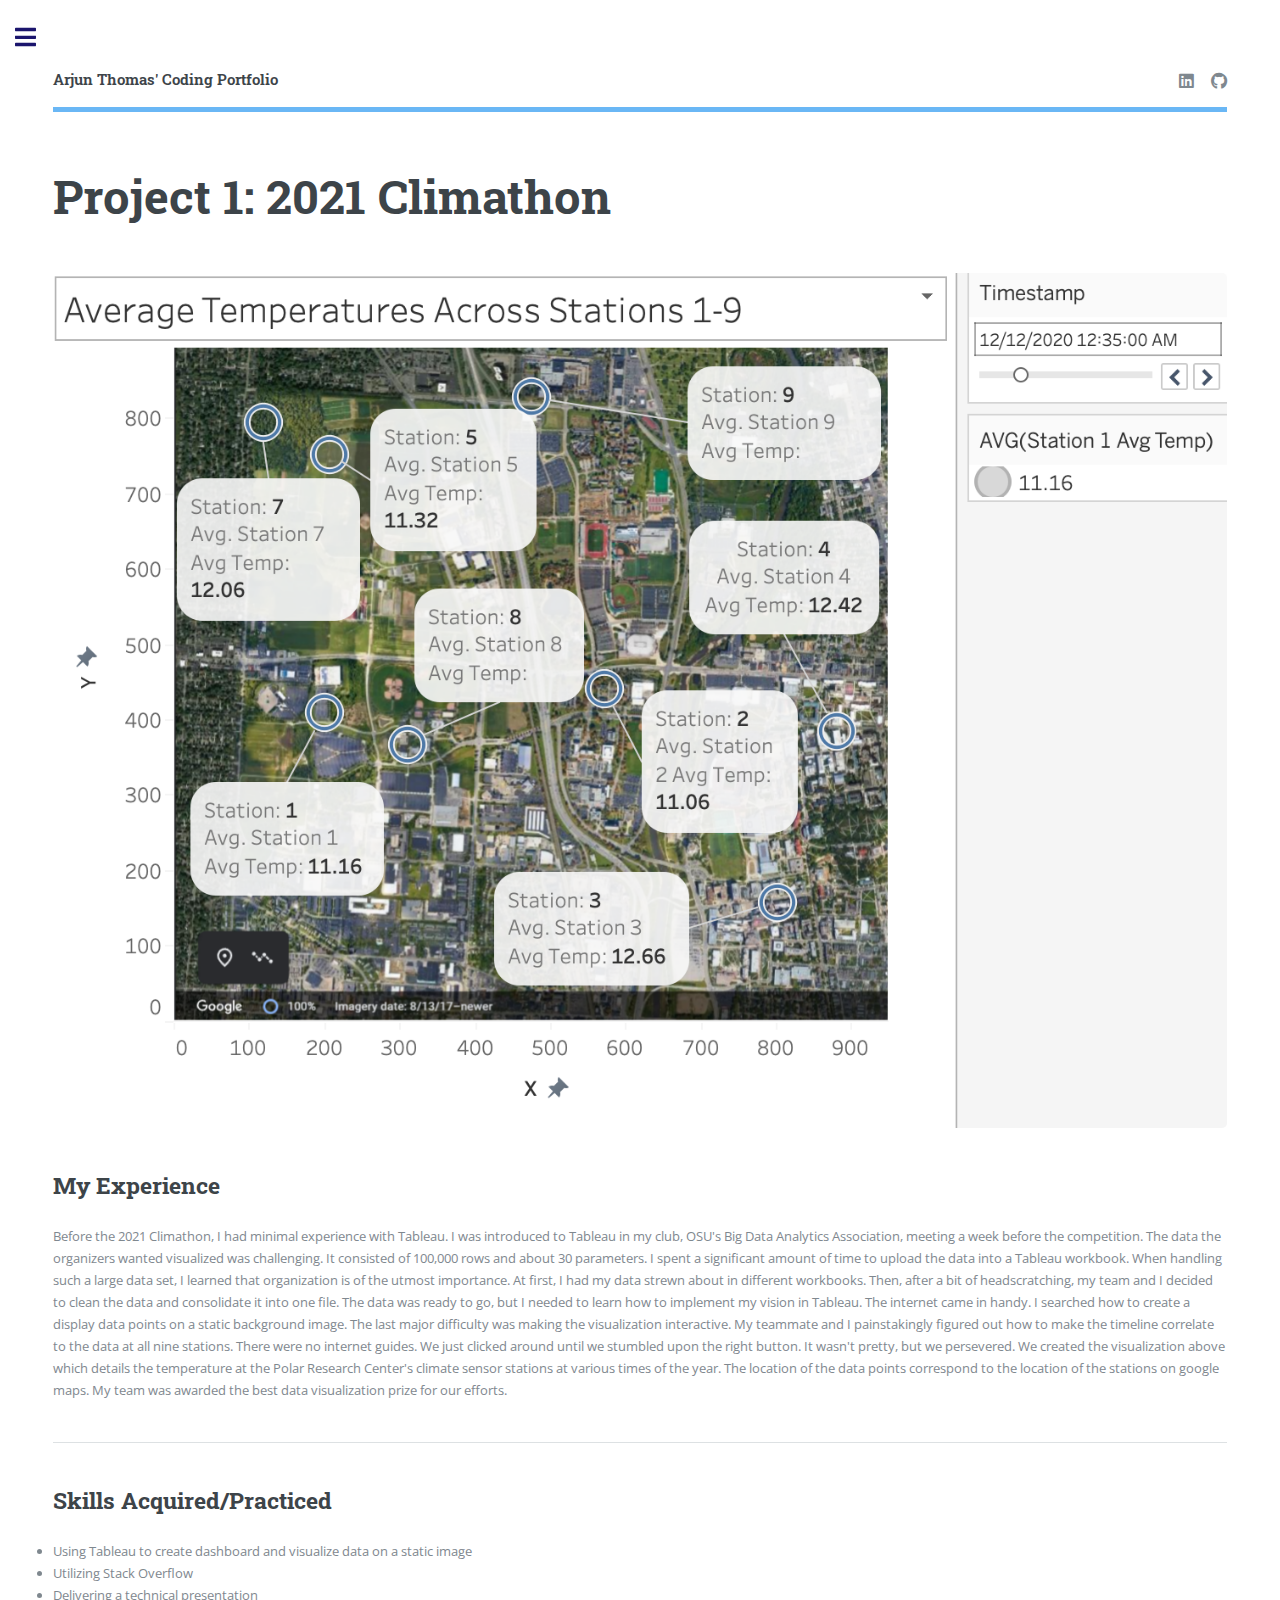
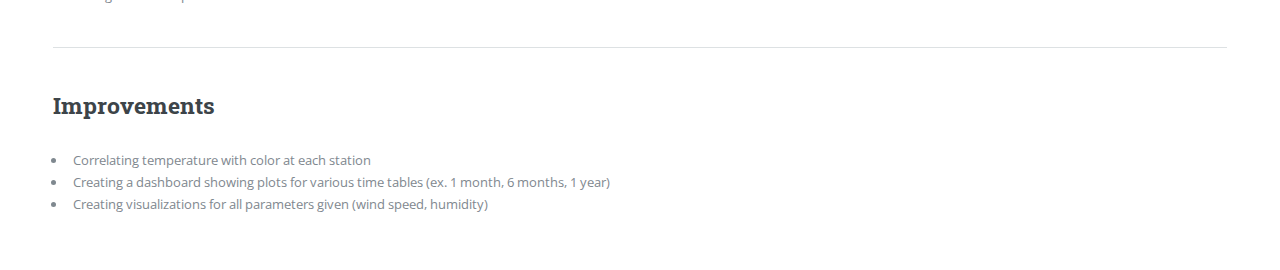
<file: Project1.html>
<!DOCTYPE HTML>
<!--
	Editorial by HTML5 UP
	html5up.net | @ajlkn
	Free for personal and commercial use under the CCA 3.0 license (html5up.net/license)
-->
<html>
	<head>
		<title>2021 Climathon</title>
		<meta charset="utf-8" />
		<meta name="viewport" content="width=device-width, initial-scale=1, user-scalable=no" />
		<link rel="stylesheet" href="assets/css/main.css" />
	</head>
	<body class="is-preload">

		<!-- Wrapper -->
			<div id="wrapper">

				<!-- Main -->
					<div id="main">
						<div class="inner">

							<!-- Header -->
								<header id="header">
									<a href="index.html" class="logo"><strong>Arjun Thomas' Coding Portfolio</strong> </a>
									<ul class="icons">
										<li><a href="https://www.linkedin.com/in/arjun-thomas-961b401b6/" class="icon brands fa-linkedin"><span class="label">Linkedin</span></a></li>
										<li><a href="https://github.com/arjunthomas01" class="icon brands fa-github"><span class="label">Github</span></a></li>
									</ul>
								</header>

							<!-- Content -->
								<section>
									<header class="main">
										<h1>Project 1: 2021 Climathon</h1>
									</header>

									<span class="image main"><img src="images/Climathon.png" alt="" /></span>

									<h2> My Experience</h2>
									<p>Before the 2021 Climathon, I had minimal experience with Tableau. I was introduced to Tableau in my club, OSU's Big Data Analytics Association, meeting a week before the competition. The data the organizers wanted visualized was challenging. It consisted of 100,000 rows and about 30 parameters. 
										I spent a significant amount of time to upload the data into a Tableau workbook. When handling such a large data set, I learned that organization is of the utmost importance. At first, I had my data strewn about in different workbooks. Then, 
									   after a bit of headscratching, my team and I decided to clean the data and consolidate it into one file. The data was ready to go, but I needed to learn how to implement my vision in Tableau. The internet came in handy. I searched how to create a display data points on a static background image. The last major difficulty was making the visualization 
									   interactive. My teammate and I painstakingly figured out how to make the timeline correlate to the data at all nine stations. There were no internet guides. We just clicked around until we stumbled upon the right button. It wasn't pretty, but we persevered. We created the visualization above which details the temperature at the Polar Research Center's climate sensor stations at various times of the year. The location of the data points correspond to the location of the stations on google maps. My team was awarded the best data visualization prize for our efforts.
									</p>
									
									<hr class="major" />

									<h2> Skills Acquired/Practiced</h2>

									<li> Using Tableau to create dashboard and visualize data on a static image </li>
									<li> Utilizing Stack Overflow </li>
									<li> Delivering a technical presentation</li>
									
									<hr class="major" />

									<h2>Improvements</h2>
									<p>
										<ul>
											<li> Correlating temperature with color at each station </li>
											<li> Creating a dashboard showing plots for various time tables (ex. 1 month, 6 months, 1 year) </li>
											<li> Creating visualizations for all parameters given (wind speed, humidity) </li>
										</ul>   
									</p>

								

									

									

								</section>

						</div>
					</div>

				<!-- Sidebar -->
					<div id="sidebar">
						<div class="inner">

							

							<!-- Menu -->
							<nav id="menu">
								<header class="major">
									<h2>Menu</h2>
								</header>
								<ul>
									<li><a href="index.html">Homepage</a></li>
									<li><a href="resume.html">Resume</a></li>
									<li><a href="careergoals.html">Statement of Career Goals</a></li>
									<li>
										<span class="opener">My Projects</span>
										<ul>
											<li><a href="Project1.html">2021 Climathon</a></li>
											<li><a href="Project2.html">2021 Data I/O</a></li>
											<li><a href="Project3.html">2021 Hack OHI/O </a></li>
											
										</ul>
									</li>
									
								</ul>
							</nav> 

							<!-- Section -->
								<section>
									<header class="major">
										<h2>Posts</h2>
									</header>
									<div class="mini-posts">
										<article>
											<a href="Project1.html" class="image"><img src="images/Climathon.png" alt="" /></a>
											<p>My first hackathon: the 2021 OSU Climathon!</p>
										</article>
										<article>
											<a href="Project2.html" class="image"><img src="images/CorrelationMatrix.png" alt="" /></a>
											<p>2021 Data I/O Best Overall Project Winners!</p>
										</article>
										<article>
											<a href="Project3.html" class="image"><img src="images/SpendingChecker.png" alt="" /></a>
											<p>First time using JavaScript and CSS!</p>
										</article>
									</div>
									<ul class="actions">
										<li><a href="#" class="button">More</a></li>
									</ul>
								</section>

							<!-- Section -->
							<section>
								<header class="major">
									<h2>Get in touch</h2>
								</header>
								<p>Feel free to send me a message with your inquiry and I will reply as soon as I can!</p>
								<ul class="contact">
									<li class="icon solid fa-envelope"><a href="#">arjun.thomas01@outlook.com</a></li>
									
								</ul>
							</section>

							<!-- Footer -->
								<footer id="footer">
									<p class="copyright">&copy; Untitled. All rights reserved. Demo Images: <a href="https://unsplash.com">Unsplash</a>. Design: <a href="https://html5up.net">HTML5 UP</a>.</p>
								</footer>

						</div>
					</div>

			</div>

		<!-- Scripts -->
			<script src="assets/js/jquery.min.js"></script>
			<script src="assets/js/browser.min.js"></script>
			<script src="assets/js/breakpoints.min.js"></script>
			<script src="assets/js/util.js"></script>
			<script src="assets/js/main.js"></script>

	</body>
</html>
</file>
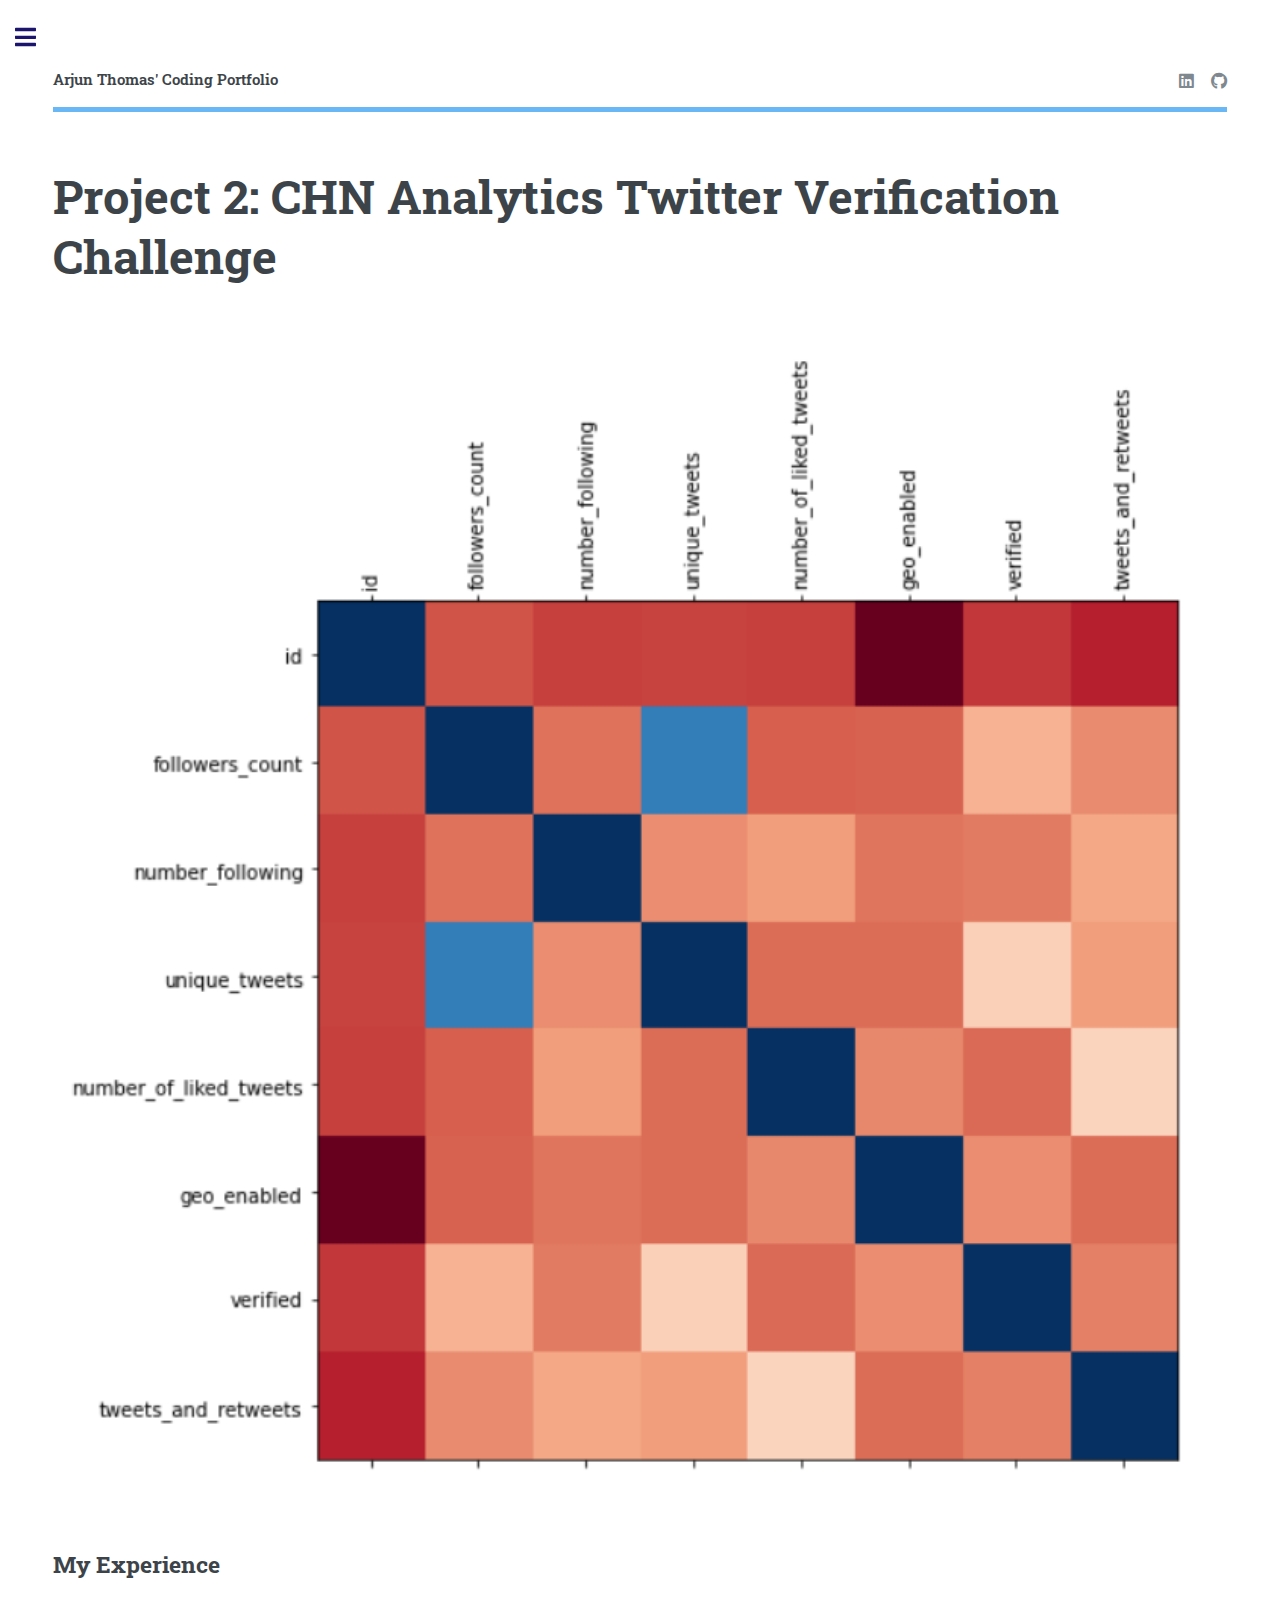
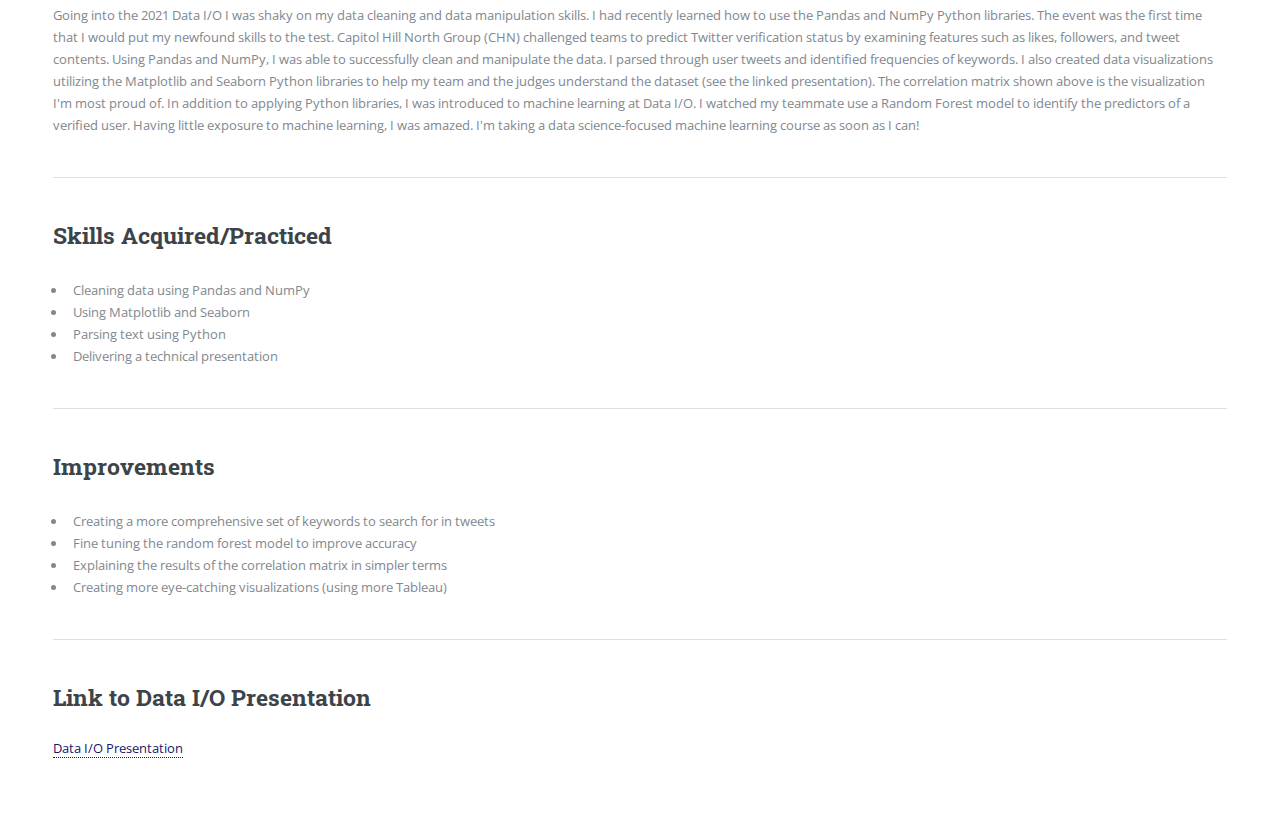
<file: Project2.html>
<!DOCTYPE HTML>
<!--
	Editorial by HTML5 UP
	html5up.net | @ajlkn
	Free for personal and commercial use under the CCA 3.0 license (html5up.net/license)
-->
<html>
	<head>
		<title>2021 Data I/O</title>
		<meta charset="utf-8" />
		<meta name="viewport" content="width=device-width, initial-scale=1, user-scalable=no" />
		<link rel="stylesheet" href="assets/css/main.css" />
	</head>
	<body class="is-preload">

		<!-- Wrapper -->
			<div id="wrapper">

				<!-- Main -->
					<div id="main">
						<div class="inner">

							<!-- Header -->
								<header id="header">
									<a href="index.html" class="logo"><strong>Arjun Thomas' Coding Portfolio</strong> </a>
									<ul class="icons">
										<li><a href="https://www.linkedin.com/in/arjun-thomas-961b401b6/" class="icon brands fa-linkedin"><span class="label">Linkedin</span></a></li>
										<li><a href="https://github.com/arjunthomas01" class="icon brands fa-github"><span class="label">Github</span></a></li>
									</ul>
								</header>

							<!-- Content -->
								<section>
									<header class="main">
										<h1>Project 2: CHN Analytics Twitter Verification Challenge</h1>
									</header>

									<span class="image main"><img src="images/CorrelationMatrix.png" alt="" /></span>

									<h2> My Experience </h2>
									<p>
										Going into the 2021 Data I/O I was shaky on my data cleaning and data manipulation skills. I had recently learned how to use the Pandas and NumPy Python libraries. The event was the first time that I would put my newfound
										skills to the test. Capitol Hill North Group (CHN) challenged teams to predict Twitter verification status by examining features such as likes, followers, and tweet contents. Using Pandas and NumPy, I was able to successfully clean and manipulate the data. I parsed through user tweets and identified frequencies of keywords. I also created data visualizations utilizing the Matplotlib and Seaborn Python libraries to help my team and the judges understand the dataset (see the linked presentation). 
										The correlation matrix shown above is the visualization I'm most proud of. In addition to applying Python libraries, I was introduced to machine learning at Data I/O. I watched my teammate use a Random Forest model to identify the predictors of a verified user. Having little exposure to machine learning, I was amazed. I'm taking a data science-focused machine learning course as soon as I can!
									</p>
									

									<hr class="major" />

									<h2> Skills Acquired/Practiced</h2>
									<p>
										<ul>
											<li> Cleaning data using Pandas and NumPy </li>
										    <li>  Using Matplotlib and Seaborn </li>
											<li> Parsing text using Python</li>
											<li> Delivering a technical presentation</li>
										</ul>
										
										
									</p> 
										
									<hr class="major" />
									
									<h2>Improvements</h2>
									<p>
										<ul>
											<li> Creating a more comprehensive set of keywords to search for in tweets</li>
											<li> Fine tuning the random forest model to improve accuracy</li>
											<li> Explaining the results of the correlation matrix in simpler terms </li>
											<li> Creating more eye-catching visualizations (using more Tableau) </li>
										</ul>   
									</p>

									<hr class="major" />

									<h2>Link to Data I/O Presentation</h2>
									
									<p>
										<a href="images/Data IO 2021.pdf" download="DataIOPresentation">Data I/O Presentation</a>
									</p>

									

									

								</section>

						</div>
					</div>

				<!-- Sidebar -->
					<div id="sidebar">
						<div class="inner">

							

							<!-- Menu -->
							<nav id="menu">
								<header class="major">
									<h2>Menu</h2>
								</header>
								<ul>
									<li><a href="index.html">Homepage</a></li>
									<li><a href="resume.html">Resume</a></li>
									<li><a href="careergoals.html">Statement of Career Goals</a></li>
									
									<li>
										<span class="opener">My Projects</span>
										<ul>
											<li><a href="Project1.html">2021 Climathon</a></li>
											<li><a href="Project2.html">2021 Data I/O</a></li>
											<li><a href="Project3.html">2021 Hack OHI/O </a></li>
											
										</ul>
									</li>
									
								</ul>
							</nav> 

							<!-- Section -->
								<section>
									<header class="major">
										<h2>Posts</h2>
									</header>
									<div class="mini-posts">
										<article>
											<a href="Project1.html" class="image"><img src="images/Climathon.png" alt="" /></a>
											<p>My first hackathon: the 2021 OSU Climathon!</p>
										</article>
										<article>
											<a href="Project2.html" class="image"><img src="images/CorrelationMatrix.png" alt="" /></a>
											<p>2021 Data I/O Best Overall Project Winners!</p>
										</article>
										<article>
											<a href="Project3.html" class="image"><img src="images/SpendingChecker.png" alt="" /></a>
											<p>First time using JavaScript and CSS!</p>
										</article>
									</div>
									<ul class="actions">
										<li><a href="#" class="button">More</a></li>
									</ul>
								</section>

							<!-- Section -->
							<section>
								<header class="major">
									<h2>Get in touch</h2>
								</header>
								<p>Feel free to send me a message with your inquiry and I will reply as soon as I can!</p>
								<ul class="contact">
									<li class="icon solid fa-envelope"><a href="#">arjun.thomas01@outlook.com</a></li>
									
								</ul>
							</section>

							<!-- Footer -->
								<footer id="footer">
									<p class="copyright">&copy; Untitled. All rights reserved. Demo Images: <a href="https://unsplash.com">Unsplash</a>. Design: <a href="https://html5up.net">HTML5 UP</a>.</p>
								</footer>

						</div>
					</div>

			</div>

		<!-- Scripts -->
			<script src="assets/js/jquery.min.js"></script>
			<script src="assets/js/browser.min.js"></script>
			<script src="assets/js/breakpoints.min.js"></script>
			<script src="assets/js/util.js"></script>
			<script src="assets/js/main.js"></script>

	</body>
</html>
</file>
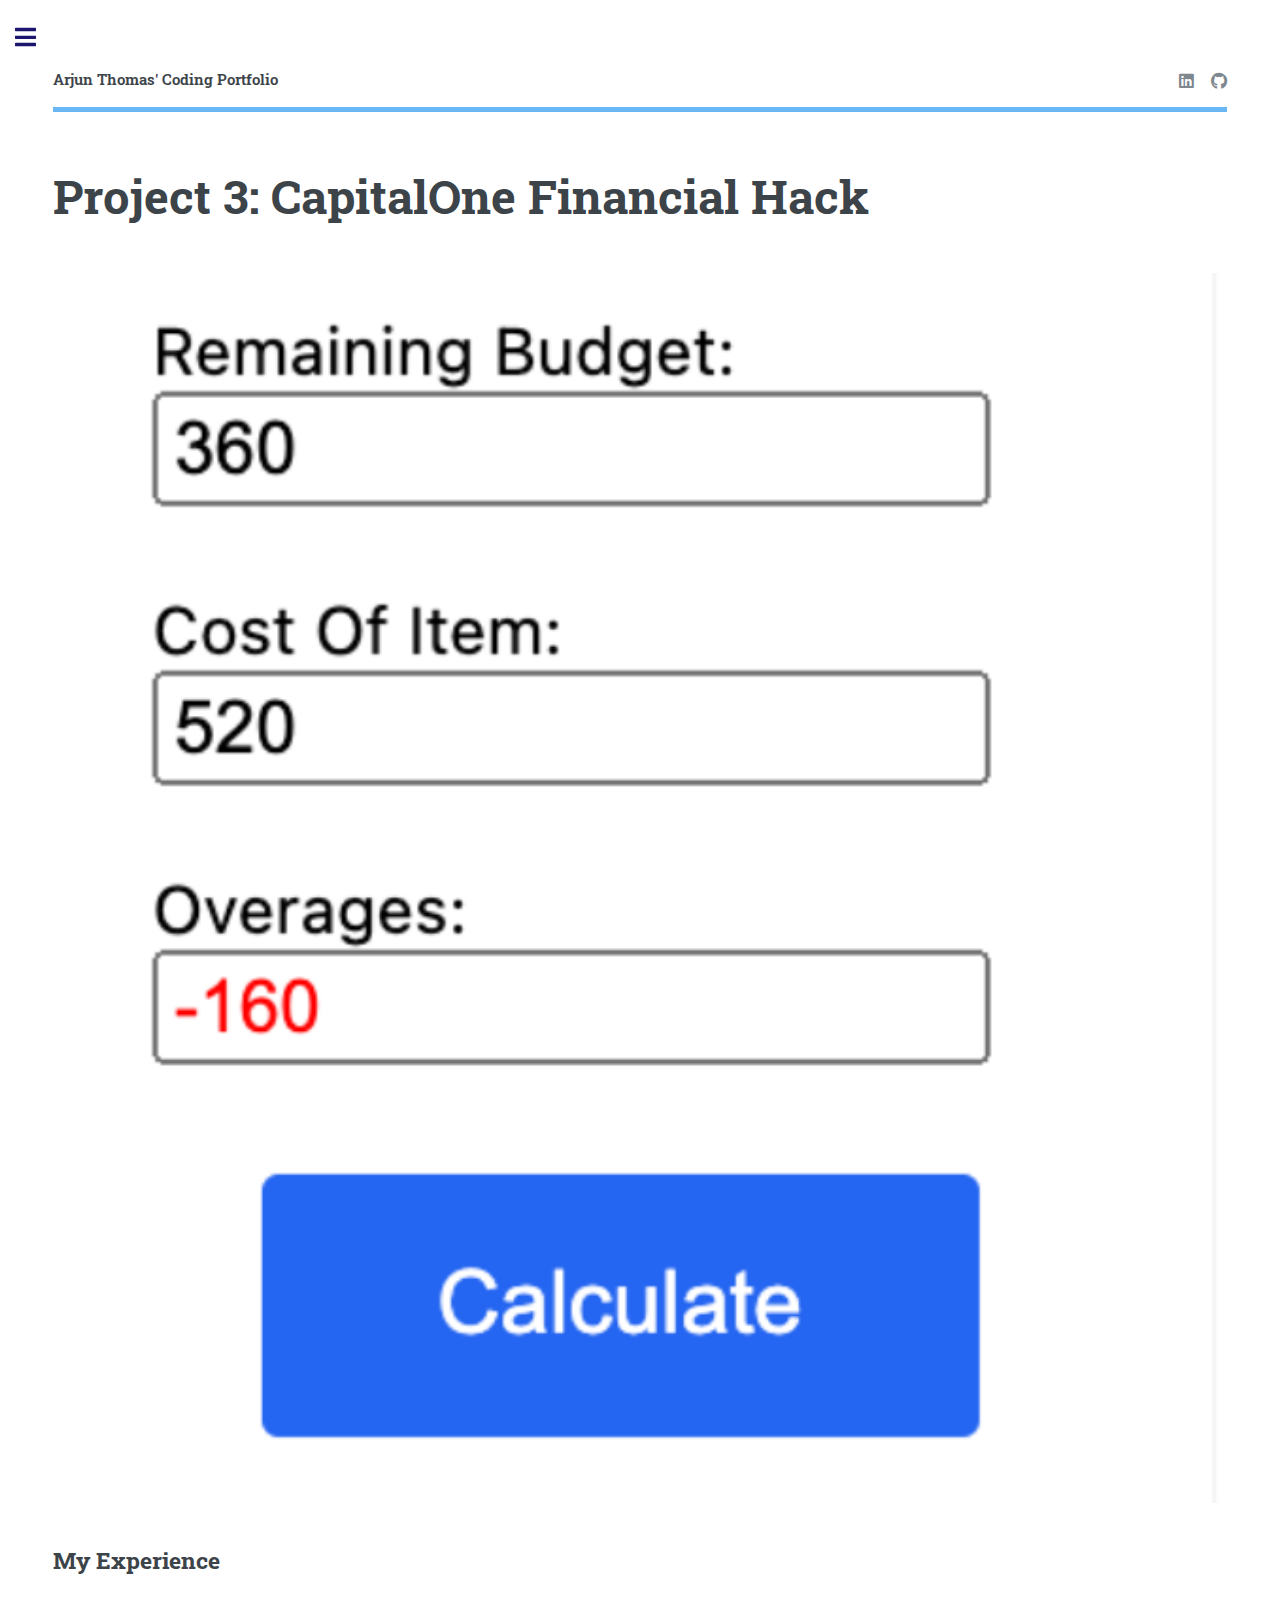
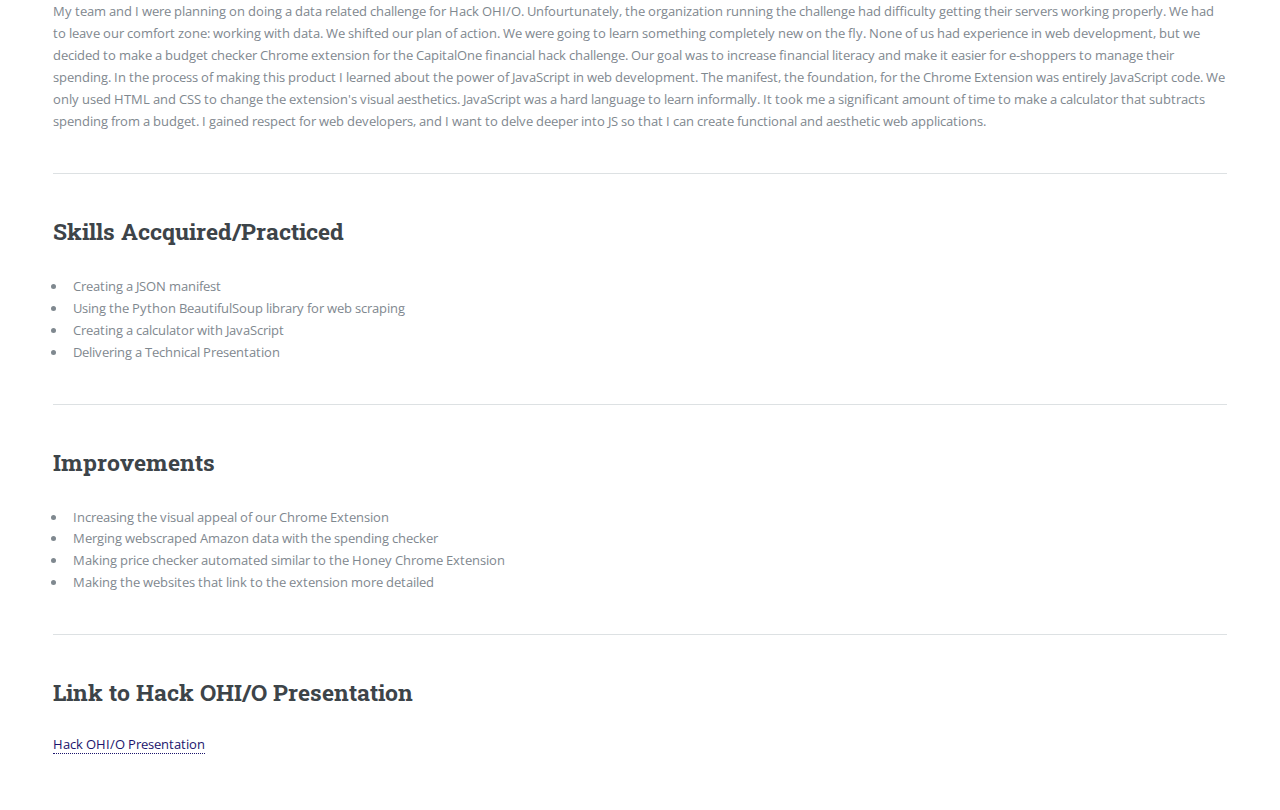
<file: Project3.html>
<!DOCTYPE HTML>
<!--
	Editorial by HTML5 UP
	html5up.net | @ajlkn
	Free for personal and commercial use under the CCA 3.0 license (html5up.net/license)
-->
<html>
	<head>
		<title>2021 Hack OHI/O</title>
		<meta charset="utf-8" />
		<meta name="viewport" content="width=device-width, initial-scale=1, user-scalable=no" />
		<link rel="stylesheet" href="assets/css/main.css" />
	</head>
	<body class="is-preload">

		<!-- Wrapper -->
			<div id="wrapper">

				<!-- Main -->
					<div id="main">
						<div class="inner">

							<!-- Header -->
								<header id="header">
									<a href="index.html" class="logo"><strong>Arjun Thomas' Coding Portfolio</strong> </a>
									<ul class="icons">
										<li><a href="https://www.linkedin.com/in/arjun-thomas-961b401b6/" class="icon brands fa-linkedin"><span class="label">Linkedin</span></a></li>
										<li><a href="https://github.com/arjunthomas01" class="icon brands fa-github"><span class="label">Github</span></a></li>
									</ul>
								</header>

							<!-- Content -->
								<section>
									<header class="main">
										<h1>Project 3: CapitalOne Financial Hack</h1>
									</header>

									<span class="image main"><img src="images/SpendingChecker.png" alt="" /></span>

									<h2> My Experience</h2>
									<p>
										My team and I were planning on doing a data related challenge for Hack OHI/O. Unfourtunately, the organization running the challenge had difficulty getting their servers working properly. We had to leave our comfort zone: working with data. 
										We shifted our plan of action. We were going to learn something completely new on the fly. None of us had experience in web development, but we decided to make a budget checker Chrome extension for the CapitalOne financial hack challenge. Our goal was to increase financial literacy and make it easier for e-shoppers to manage their spending. In the process
										of making this product I learned about the power of JavaScript in web development. The manifest, the foundation, for the Chrome Extension was entirely JavaScript code. 
										We only used HTML and CSS to change the extension's visual aesthetics. JavaScript was a hard language to learn informally.  It took me a significant amount of time to make a calculator that subtracts spending from a budget. I gained respect for web developers, and I want to delve deeper into JS so that I can create functional and aesthetic web applications.  
									

									<hr class="major" />

									<h2> Skills Accquired/Practiced</h2>
									<p>
										<ul>
											<li> Creating a JSON manifest </li>
										    <li> Using the Python BeautifulSoup library for web scraping </li>
											<li> Creating a calculator with JavaScript </li>
											<li> Delivering a Technical Presentation</li>
										</ul>
									</p>


									<hr class="major" />

								
									<h2>Improvements</h2>
									<p>
										<ul>
											<li> Increasing the visual appeal of our Chrome Extension</li>
											<li> Merging webscraped Amazon data with the spending checker
												  <li>
													  Making price checker automated similar to the Honey Chrome Extension
												  </li>
											</li>
											<li> Making the websites that link to the extension more detailed </li>
										</ul>   
									</p>

									<hr class="major" />

									<h2>Link to Hack OHI/O Presentation</h2>
									
									<p>
										<a href="images/CreditCaster.pdf" download="HackOHI/OPresentation">Hack OHI/O Presentation</a>
									</p>

									

									

								</section>

						</div>
					</div>

				<!-- Sidebar -->
					<div id="sidebar">
						<div class="inner">

							

							<!-- Menu -->
							<nav id="menu">
								<header class="major">
									<h2>Menu</h2>
								</header>
								<ul>
									<li><a href="index.html">Homepage</a></li>
									<li><a href="resume.html">Resume</a></li>
									<li><a href="careergoals.html">Statement of Career Goals</a></li>
									
									<li>
										<span class="opener">My Projects</span>
										<ul>
											<li><a href="Project1.html">2021 Climathon</a></li>
											<li><a href="Project2.html">2021 Data I/O</a></li>
											<li><a href="Project3.html">2021 Hack OHI/O </a></li>
										</ul>
									</li>
									
								</ul>
							</nav> 

							<!-- Section -->
								<section>
									<header class="major">
										<h2>Posts</h2>
									</header>
									<div class="mini-posts">
										<article>
											<a href="Project1.html" class="image"><img src="images/Climathon.png" alt="" /></a>
											<p>My first hackathon: the 2021 OSU Climathon!</p>
										</article>
										<article>
											<a href="Project2.html" class="image"><img src="images/CorrelationMatrix.png" alt="" /></a>
											<p>2021 Data I/O Best Overall Project Winners!</p>
										</article>
										<article>
											<a href="Project3.html" class="image"><img src="images/SpendingChecker.png" alt="" /></a>
											<p>First time using JavaScript and CSS!</p>
										</article>
									</div>
									<ul class="actions">
										<li><a href="#" class="button">More</a></li>
									</ul>
								</section>

							<!-- Section -->
							<section>
								<header class="major">
									<h2>Get in touch</h2>
								</header>
								<p>Feel free to send me a message with your inquiry and I will reply as soon as I can!</p>
								<ul class="contact">
									<li class="icon solid fa-envelope"><a href="#">arjun.thomas01@outlook.com</a></li>
									
								</ul>
							</section>

							<!-- Footer -->
								<footer id="footer">
									<p class="copyright">&copy; Untitled. All rights reserved. Demo Images: <a href="https://unsplash.com">Unsplash</a>. Design: <a href="https://html5up.net">HTML5 UP</a>.</p>
								</footer>

						</div>
					</div>

			</div>

		<!-- Scripts -->
			<script src="assets/js/jquery.min.js"></script>
			<script src="assets/js/browser.min.js"></script>
			<script src="assets/js/breakpoints.min.js"></script>
			<script src="assets/js/util.js"></script>
			<script src="assets/js/main.js"></script>

	</body>
</html>
</file>
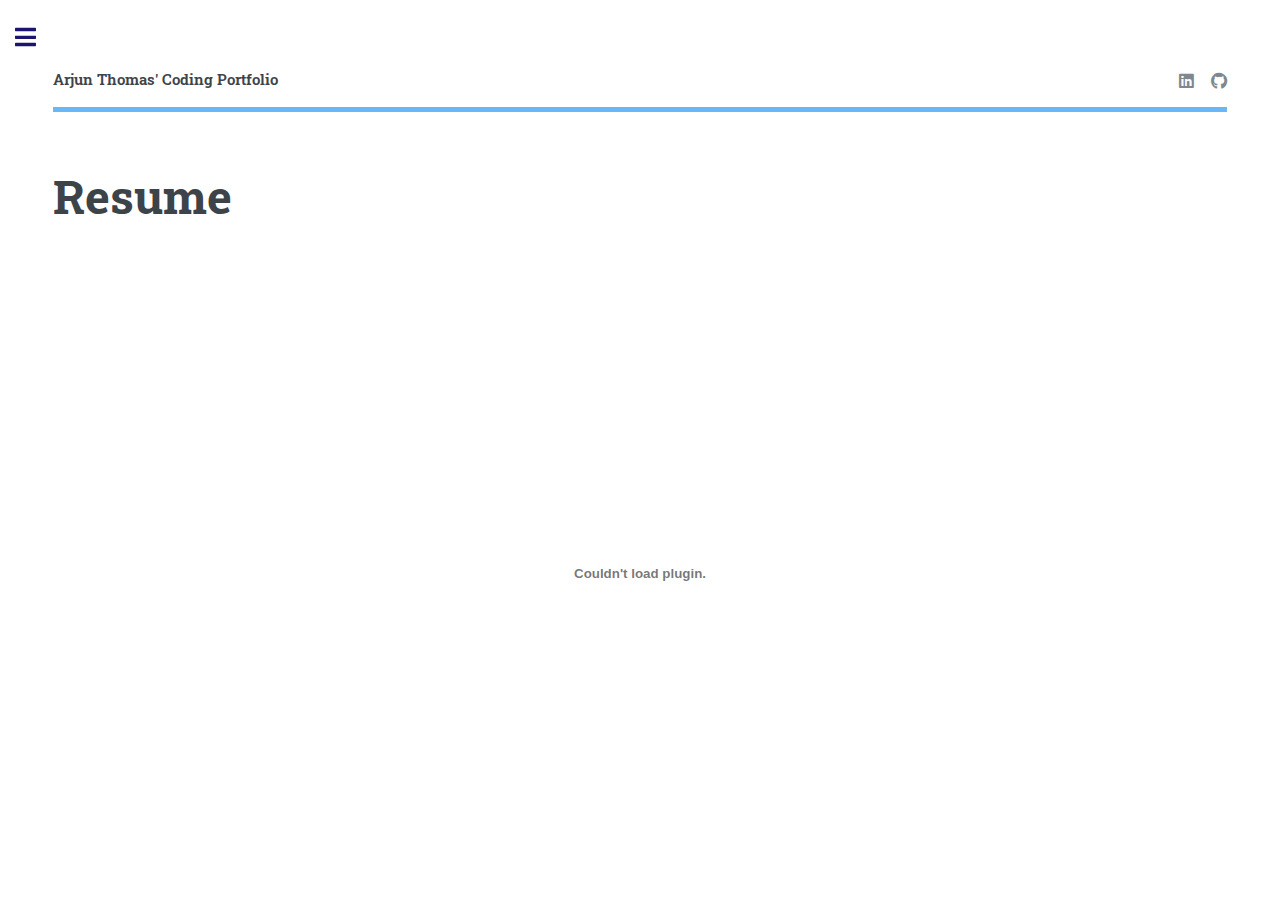
<file: resume.html>
<!DOCTYPE HTML>
<!--
	Editorial by HTML5 UP
	html5up.net | @ajlkn
	Free for personal and commercial use under the CCA 3.0 license (html5up.net/license)
-->
<html>
	<head>
		<title>Resume</title>
		<meta charset="utf-8" />
		<meta name="viewport" content="width=device-width, initial-scale=1, user-scalable=no" />
		<link rel="stylesheet" href="assets/css/main.css" />
	</head>
	<body class="is-preload">

		<!-- Wrapper -->
			<div id="wrapper">

				<!-- Main -->
					<div id="main">
						<div class="inner">

							<!-- Header -->
								<header id="header">
									<a href="index.html" class="logo"><strong>Arjun Thomas' Coding Portfolio</strong> </a>
									<ul class="icons">
										<li><a href="https://www.linkedin.com/in/arjun-thomas-961b401b6/" class="icon brands fa-linkedin"><span class="label">Linkedin</span></a></li>
										<li><a href="https://github.com/arjunthomas01" class="icon brands fa-github"><span class="label">Github</span></a></li>
									</ul>
								</header>

							<!-- Content -->
								<section>
									<header class="main">
										<h1>Resume</h1>
									</header>

									<body> 
                                        <div class="container">
                                            <embed src = "images/ArjunThomasResume.pdf#toolbar=0", type = "application/pdf" width = "100%" height = "600px" />
                                        </div>
                                    </body>

									
									

									

									

									

								</section>

						</div>
					</div>

				<!-- Sidebar -->
					<div id="sidebar">
						<div class="inner">

							

							<!-- Menu -->
							<nav id="menu">
								<header class="major">
									<h2>Menu</h2>
								</header>
								<ul>
									<li><a href="index.html">Homepage</a></li>
                                    <li><a href="resume.html">Resume</a></li>
                                    <li><a href="careergoals.html">Statement of Career Goals</a></li>
									<li>
										<span class="opener">My Projects</span>
										<ul>
											<li><a href="Project1.html">2021 Climathon</a></li>
											<li><a href="Project2.html">2021 Data I/O</a></li>
											<li><a href="Project3.html">2021 Hack OHI/O </a></li>
											
										</ul>
									</li>
									
								</ul>
							</nav> 

							<!-- Section -->
								<section>
									<header class="major">
										<h2>Posts</h2>
									</header>
									<div class="mini-posts">
										<article>
											<a href="Project1.html" class="image"><img src="images/Climathon.png" alt="" /></a>
											<p>My first hackathon: the 2021 OSU Climathon!</p>
										</article>
										<article>
											<a href="Project2.html" class="image"><img src="images/CorrelationMatrix.png" alt="" /></a>
											<p>2021 Data I/O Best Overall Project Winners!</p>
										</article>
										<article>
											<a href="Project3.html" class="image"><img src="images/SpendingChecker.png" alt="" /></a>
											<p>First time using JavaScript and CSS!</p>
										</article>
									</div>
									<ul class="actions">
										<li><a href="#" class="button">More</a></li>
									</ul>
								</section>

							<!-- Section -->
							<section>
								<header class="major">
									<h2>Get in touch</h2>
								</header>
								<p>Feel free to send me a message with your inquiry and I will reply as soon as I can!</p>
								<ul class="contact">
									<li class="icon solid fa-envelope"><a href="#">arjun.thomas01@outlook.com</a></li>
									
								</ul>
							</section>

							<!-- Footer -->
								<footer id="footer">
									<p class="copyright">&copy; Untitled. All rights reserved. Demo Images: <a href="https://unsplash.com">Unsplash</a>. Design: <a href="https://html5up.net">HTML5 UP</a>.</p>
								</footer>

						</div>
					</div>

			</div>

		<!-- Scripts -->
			<script src="assets/js/jquery.min.js"></script>
			<script src="assets/js/browser.min.js"></script>
			<script src="assets/js/breakpoints.min.js"></script>
			<script src="assets/js/util.js"></script>
			<script src="assets/js/main.js"></script>

	</body>
</html>
</file>
<file: assets/css/main.css>
@import url(fontawesome-all.min.css);
@import url("https://fonts.googleapis.com/css?family=Open+Sans:400,600,400italic,600italic|Roboto+Slab:400,700");
/*
	Editorial by HTML5 UP
	html5up.net | @ajlkn
	Free for personal and commercial use under the CCA 3.0 license (html5up.net/license)
*/
html, body, div, span, applet, object,
iframe, h1, h2, h3, h4, h5, h6, p, blockquote,
pre, a, abbr, acronym, address, big, cite,
code, del, dfn, em, img, ins, kbd, q, s, samp,
small, strike, strong, sub, sup, tt, var, b,
u, i, center, dl, dt, dd, ol, ul, li, fieldset,
form, label, legend, table, caption, tbody,
tfoot, thead, tr, th, td, article, aside,
canvas, details, embed, figure, figcaption,
footer, header, hgroup, menu, nav, output, ruby,
section, summary, time, mark, audio, video {
  margin: 0;
  padding: 0;
  border: 0;
  font-size: 100%;
  font: inherit;
  vertical-align: baseline; }

article, aside, details, figcaption, figure,
footer, header, hgroup, menu, nav, section {
  display: block; }

body {
  line-height: 1; }

ol, ul {
  list-style: none; }

blockquote, q {
  quotes: none; }
  blockquote:before, blockquote:after, q:before, q:after {
    content: '';
    content: none; }

table {
  border-collapse: collapse;
  border-spacing: 0; }

body {
  -webkit-text-size-adjust: none; }

mark {
  background-color: transparent;
  color: inherit; }

input::-moz-focus-inner {
  border: 0;
  padding: 0; }

input, select, textarea {
  -moz-appearance: none;
  -webkit-appearance: none;
  -ms-appearance: none;
  appearance: none; }

/* Basic */
@-ms-viewport {
  width: device-width; }

body {
  -ms-overflow-style: scrollbar; }

@media screen and (max-width: 480px) {
  html, body {
    min-width: 320px; } }

html {
  box-sizing: border-box; }

*, *:before, *:after {
  box-sizing: inherit; }

body {
  background: #ffffff; }
  body.is-preload *, body.is-preload *:before, body.is-preload *:after, body.is-resizing *, body.is-resizing *:before, body.is-resizing *:after {
    -moz-animation: none !important;
    -webkit-animation: none !important;
    -ms-animation: none !important;
    animation: none !important;
    -moz-transition: none !important;
    -webkit-transition: none !important;
    -ms-transition: none !important;
    transition: none !important; }

/* Type */
body, input, select, textarea {
  color: #7f888f;
  font-family: "Open Sans", sans-serif;
  font-size: 13pt;
  font-weight: 400;
  line-height: 1.65; }
  @media screen and (max-width: 1680px) {
    body, input, select, textarea {
      font-size: 11pt; } }
  @media screen and (max-width: 1280px) {
    body, input, select, textarea {
      font-size: 10pt; } }
  @media screen and (max-width: 360px) {
    body, input, select, textarea {
      font-size: 9pt; } }

a {
  -moz-transition: color 0.2s ease-in-out, border-bottom-color 0.2s ease-in-out;
  -webkit-transition: color 0.2s ease-in-out, border-bottom-color 0.2s ease-in-out;
  -ms-transition: color 0.2s ease-in-out, border-bottom-color 0.2s ease-in-out;
  transition: color 0.2s ease-in-out, border-bottom-color 0.2s ease-in-out;
  border-bottom: dotted 1px;
  color: #1b156d;
  text-decoration: none; }
  a:hover {
    border-bottom-color: #1b156d;
    color: #1b156d !important; }
    a:hover strong {
      color: inherit; }

strong, b {
  color: #3d4449;
  font-weight: 600; }

em, i {
  font-style: italic; }

p {
  margin: 0 0 2em 0; }

h1, h2, h3, h4, h5, h6 {
  color: #3d4449;
  font-family: "Roboto Slab", serif;
  font-weight: 700;
  line-height: 1.5;
  margin: 0 0 1em 0; }
  h1 a, h2 a, h3 a, h4 a, h5 a, h6 a {
    color: inherit;
    text-decoration: none;
    border-bottom: 0; }

h1 {
  font-size: 4em;
  margin: 0 0 0.5em 0;
  line-height: 1.3; }

h2 {
  font-size: 1.75em; }

h3 {
  font-size: 1.25em; }

h4 {
  font-size: 1.1em; }

h5 {
  font-size: 0.9em; }

h6 {
  font-size: 0.7em; }

@media screen and (max-width: 1680px) {
  h1 {
    font-size: 3.5em; } }

@media screen and (max-width: 980px) {
  h1 {
    font-size: 3.25em; } }

@media screen and (max-width: 736px) {
  h1 {
    font-size: 2em;
    line-height: 1.4; }
  h2 {
    font-size: 1.5em; } }

sub {
  font-size: 0.8em;
  position: relative;
  top: 0.5em; }

sup {
  font-size: 0.8em;
  position: relative;
  top: -0.5em; }

blockquote {
  border-left: solid 3px rgba(210, 215, 217, 0.75);
  font-style: italic;
  margin: 0 0 2em 0;
  padding: 0.5em 0 0.5em 2em; }

code {
  background: rgba(230, 235, 237, 0.25);
  border-radius: 0.375em;
  border: solid 1px rgba(210, 215, 217, 0.75);
  font-family: "Courier New", monospace;
  font-size: 0.9em;
  margin: 0 0.25em;
  padding: 0.25em 0.65em; }

pre {
  -webkit-overflow-scrolling: touch;
  font-family: "Courier New", monospace;
  font-size: 0.9em;
  margin: 0 0 2em 0; }
  pre code {
    display: block;
    line-height: 1.75;
    padding: 1em 1.5em;
    overflow-x: auto; }

hr {
  border: 0;
  border-bottom: solid 1px rgba(210, 215, 217, 0.75);
  margin: 2em 0; }
  hr.major {
    margin: 3em 0; }

.align-left {
  text-align: left; }

.align-center {
  text-align: center; }

.align-right {
  text-align: right; }

/* Row */
.row {
  display: flex;
  flex-wrap: wrap;
  box-sizing: border-box;
  align-items: stretch; }
  .row > * {
    box-sizing: border-box; }
  .row.gtr-uniform > * > :last-child {
    margin-bottom: 0; }
  .row.aln-left {
    justify-content: flex-start; }
  .row.aln-center {
    justify-content: center; }
  .row.aln-right {
    justify-content: flex-end; }
  .row.aln-top {
    align-items: flex-start; }
  .row.aln-middle {
    align-items: center; }
  .row.aln-bottom {
    align-items: flex-end; }
  .row > .imp {
    order: -1; }
  .row > .col-1 {
    width: 8.33333%; }
  .row > .off-1 {
    margin-left: 8.33333%; }
  .row > .col-2 {
    width: 16.66667%; }
  .row > .off-2 {
    margin-left: 16.66667%; }
  .row > .col-3 {
    width: 25%; }
  .row > .off-3 {
    margin-left: 25%; }
  .row > .col-4 {
    width: 33.33333%; }
  .row > .off-4 {
    margin-left: 33.33333%; }
  .row > .col-5 {
    width: 41.66667%; }
  .row > .off-5 {
    margin-left: 41.66667%; }
  .row > .col-6 {
    width: 50%; }
  .row > .off-6 {
    margin-left: 50%; }
  .row > .col-7 {
    width: 58.33333%; }
  .row > .off-7 {
    margin-left: 58.33333%; }
  .row > .col-8 {
    width: 66.66667%; }
  .row > .off-8 {
    margin-left: 66.66667%; }
  .row > .col-9 {
    width: 75%; }
  .row > .off-9 {
    margin-left: 75%; }
  .row > .col-10 {
    width: 83.33333%; }
  .row > .off-10 {
    margin-left: 83.33333%; }
  .row > .col-11 {
    width: 91.66667%; }
  .row > .off-11 {
    margin-left: 91.66667%; }
  .row > .col-12 {
    width: 100%; }
  .row > .off-12 {
    margin-left: 100%; }
  .row.gtr-0 {
    margin-top: 0;
    margin-left: 0em; }
    .row.gtr-0 > * {
      padding: 0 0 0 0em; }
    .row.gtr-0.gtr-uniform {
      margin-top: 0em; }
      .row.gtr-0.gtr-uniform > * {
        padding-top: 0em; }
  .row.gtr-25 {
    margin-top: 0;
    margin-left: -0.375em; }
    .row.gtr-25 > * {
      padding: 0 0 0 0.375em; }
    .row.gtr-25.gtr-uniform {
      margin-top: -0.375em; }
      .row.gtr-25.gtr-uniform > * {
        padding-top: 0.375em; }
  .row.gtr-50 {
    margin-top: 0;
    margin-left: -0.75em; }
    .row.gtr-50 > * {
      padding: 0 0 0 0.75em; }
    .row.gtr-50.gtr-uniform {
      margin-top: -0.75em; }
      .row.gtr-50.gtr-uniform > * {
        padding-top: 0.75em; }
  .row {
    margin-top: 0;
    margin-left: -1.5em; }
    .row > * {
      padding: 0 0 0 1.5em; }
    .row.gtr-uniform {
      margin-top: -1.5em; }
      .row.gtr-uniform > * {
        padding-top: 1.5em; }
  .row.gtr-150 {
    margin-top: 0;
    margin-left: -2.25em; }
    .row.gtr-150 > * {
      padding: 0 0 0 2.25em; }
    .row.gtr-150.gtr-uniform {
      margin-top: -2.25em; }
      .row.gtr-150.gtr-uniform > * {
        padding-top: 2.25em; }
  .row.gtr-200 {
    margin-top: 0;
    margin-left: -3em; }
    .row.gtr-200 > * {
      padding: 0 0 0 3em; }
    .row.gtr-200.gtr-uniform {
      margin-top: -3em; }
      .row.gtr-200.gtr-uniform > * {
        padding-top: 3em; }
  @media screen and (max-width: 1680px) {
    .row {
      display: flex;
      flex-wrap: wrap;
      box-sizing: border-box;
      align-items: stretch; }
      .row > * {
        box-sizing: border-box; }
      .row.gtr-uniform > * > :last-child {
        margin-bottom: 0; }
      .row.aln-left {
        justify-content: flex-start; }
      .row.aln-center {
        justify-content: center; }
      .row.aln-right {
        justify-content: flex-end; }
      .row.aln-top {
        align-items: flex-start; }
      .row.aln-middle {
        align-items: center; }
      .row.aln-bottom {
        align-items: flex-end; }
      .row > .imp-xlarge {
        order: -1; }
      .row > .col-1-xlarge {
        width: 8.33333%; }
      .row > .off-1-xlarge {
        margin-left: 8.33333%; }
      .row > .col-2-xlarge {
        width: 16.66667%; }
      .row > .off-2-xlarge {
        margin-left: 16.66667%; }
      .row > .col-3-xlarge {
        width: 25%; }
      .row > .off-3-xlarge {
        margin-left: 25%; }
      .row > .col-4-xlarge {
        width: 33.33333%; }
      .row > .off-4-xlarge {
        margin-left: 33.33333%; }
      .row > .col-5-xlarge {
        width: 41.66667%; }
      .row > .off-5-xlarge {
        margin-left: 41.66667%; }
      .row > .col-6-xlarge {
        width: 50%; }
      .row > .off-6-xlarge {
        margin-left: 50%; }
      .row > .col-7-xlarge {
        width: 58.33333%; }
      .row > .off-7-xlarge {
        margin-left: 58.33333%; }
      .row > .col-8-xlarge {
        width: 66.66667%; }
      .row > .off-8-xlarge {
        margin-left: 66.66667%; }
      .row > .col-9-xlarge {
        width: 75%; }
      .row > .off-9-xlarge {
        margin-left: 75%; }
      .row > .col-10-xlarge {
        width: 83.33333%; }
      .row > .off-10-xlarge {
        margin-left: 83.33333%; }
      .row > .col-11-xlarge {
        width: 91.66667%; }
      .row > .off-11-xlarge {
        margin-left: 91.66667%; }
      .row > .col-12-xlarge {
        width: 100%; }
      .row > .off-12-xlarge {
        margin-left: 100%; }
      .row.gtr-0 {
        margin-top: 0;
        margin-left: 0em; }
        .row.gtr-0 > * {
          padding: 0 0 0 0em; }
        .row.gtr-0.gtr-uniform {
          margin-top: 0em; }
          .row.gtr-0.gtr-uniform > * {
            padding-top: 0em; }
      .row.gtr-25 {
        margin-top: 0;
        margin-left: -0.375em; }
        .row.gtr-25 > * {
          padding: 0 0 0 0.375em; }
        .row.gtr-25.gtr-uniform {
          margin-top: -0.375em; }
          .row.gtr-25.gtr-uniform > * {
            padding-top: 0.375em; }
      .row.gtr-50 {
        margin-top: 0;
        margin-left: -0.75em; }
        .row.gtr-50 > * {
          padding: 0 0 0 0.75em; }
        .row.gtr-50.gtr-uniform {
          margin-top: -0.75em; }
          .row.gtr-50.gtr-uniform > * {
            padding-top: 0.75em; }
      .row {
        margin-top: 0;
        margin-left: -1.5em; }
        .row > * {
          padding: 0 0 0 1.5em; }
        .row.gtr-uniform {
          margin-top: -1.5em; }
          .row.gtr-uniform > * {
            padding-top: 1.5em; }
      .row.gtr-150 {
        margin-top: 0;
        margin-left: -2.25em; }
        .row.gtr-150 > * {
          padding: 0 0 0 2.25em; }
        .row.gtr-150.gtr-uniform {
          margin-top: -2.25em; }
          .row.gtr-150.gtr-uniform > * {
            padding-top: 2.25em; }
      .row.gtr-200 {
        margin-top: 0;
        margin-left: -3em; }
        .row.gtr-200 > * {
          padding: 0 0 0 3em; }
        .row.gtr-200.gtr-uniform {
          margin-top: -3em; }
          .row.gtr-200.gtr-uniform > * {
            padding-top: 3em; } }
  @media screen and (max-width: 1280px) {
    .row {
      display: flex;
      flex-wrap: wrap;
      box-sizing: border-box;
      align-items: stretch; }
      .row > * {
        box-sizing: border-box; }
      .row.gtr-uniform > * > :last-child {
        margin-bottom: 0; }
      .row.aln-left {
        justify-content: flex-start; }
      .row.aln-center {
        justify-content: center; }
      .row.aln-right {
        justify-content: flex-end; }
      .row.aln-top {
        align-items: flex-start; }
      .row.aln-middle {
        align-items: center; }
      .row.aln-bottom {
        align-items: flex-end; }
      .row > .imp-large {
        order: -1; }
      .row > .col-1-large {
        width: 8.33333%; }
      .row > .off-1-large {
        margin-left: 8.33333%; }
      .row > .col-2-large {
        width: 16.66667%; }
      .row > .off-2-large {
        margin-left: 16.66667%; }
      .row > .col-3-large {
        width: 25%; }
      .row > .off-3-large {
        margin-left: 25%; }
      .row > .col-4-large {
        width: 33.33333%; }
      .row > .off-4-large {
        margin-left: 33.33333%; }
      .row > .col-5-large {
        width: 41.66667%; }
      .row > .off-5-large {
        margin-left: 41.66667%; }
      .row > .col-6-large {
        width: 50%; }
      .row > .off-6-large {
        margin-left: 50%; }
      .row > .col-7-large {
        width: 58.33333%; }
      .row > .off-7-large {
        margin-left: 58.33333%; }
      .row > .col-8-large {
        width: 66.66667%; }
      .row > .off-8-large {
        margin-left: 66.66667%; }
      .row > .col-9-large {
        width: 75%; }
      .row > .off-9-large {
        margin-left: 75%; }
      .row > .col-10-large {
        width: 83.33333%; }
      .row > .off-10-large {
        margin-left: 83.33333%; }
      .row > .col-11-large {
        width: 91.66667%; }
      .row > .off-11-large {
        margin-left: 91.66667%; }
      .row > .col-12-large {
        width: 100%; }
      .row > .off-12-large {
        margin-left: 100%; }
      .row.gtr-0 {
        margin-top: 0;
        margin-left: 0em; }
        .row.gtr-0 > * {
          padding: 0 0 0 0em; }
        .row.gtr-0.gtr-uniform {
          margin-top: 0em; }
          .row.gtr-0.gtr-uniform > * {
            padding-top: 0em; }
      .row.gtr-25 {
        margin-top: 0;
        margin-left: -0.375em; }
        .row.gtr-25 > * {
          padding: 0 0 0 0.375em; }
        .row.gtr-25.gtr-uniform {
          margin-top: -0.375em; }
          .row.gtr-25.gtr-uniform > * {
            padding-top: 0.375em; }
      .row.gtr-50 {
        margin-top: 0;
        margin-left: -0.75em; }
        .row.gtr-50 > * {
          padding: 0 0 0 0.75em; }
        .row.gtr-50.gtr-uniform {
          margin-top: -0.75em; }
          .row.gtr-50.gtr-uniform > * {
            padding-top: 0.75em; }
      .row {
        margin-top: 0;
        margin-left: -1.5em; }
        .row > * {
          padding: 0 0 0 1.5em; }
        .row.gtr-uniform {
          margin-top: -1.5em; }
          .row.gtr-uniform > * {
            padding-top: 1.5em; }
      .row.gtr-150 {
        margin-top: 0;
        margin-left: -2.25em; }
        .row.gtr-150 > * {
          padding: 0 0 0 2.25em; }
        .row.gtr-150.gtr-uniform {
          margin-top: -2.25em; }
          .row.gtr-150.gtr-uniform > * {
            padding-top: 2.25em; }
      .row.gtr-200 {
        margin-top: 0;
        margin-left: -3em; }
        .row.gtr-200 > * {
          padding: 0 0 0 3em; }
        .row.gtr-200.gtr-uniform {
          margin-top: -3em; }
          .row.gtr-200.gtr-uniform > * {
            padding-top: 3em; } }
  @media screen and (max-width: 980px) {
    .row {
      display: flex;
      flex-wrap: wrap;
      box-sizing: border-box;
      align-items: stretch; }
      .row > * {
        box-sizing: border-box; }
      .row.gtr-uniform > * > :last-child {
        margin-bottom: 0; }
      .row.aln-left {
        justify-content: flex-start; }
      .row.aln-center {
        justify-content: center; }
      .row.aln-right {
        justify-content: flex-end; }
      .row.aln-top {
        align-items: flex-start; }
      .row.aln-middle {
        align-items: center; }
      .row.aln-bottom {
        align-items: flex-end; }
      .row > .imp-medium {
        order: -1; }
      .row > .col-1-medium {
        width: 8.33333%; }
      .row > .off-1-medium {
        margin-left: 8.33333%; }
      .row > .col-2-medium {
        width: 16.66667%; }
      .row > .off-2-medium {
        margin-left: 16.66667%; }
      .row > .col-3-medium {
        width: 25%; }
      .row > .off-3-medium {
        margin-left: 25%; }
      .row > .col-4-medium {
        width: 33.33333%; }
      .row > .off-4-medium {
        margin-left: 33.33333%; }
      .row > .col-5-medium {
        width: 41.66667%; }
      .row > .off-5-medium {
        margin-left: 41.66667%; }
      .row > .col-6-medium {
        width: 50%; }
      .row > .off-6-medium {
        margin-left: 50%; }
      .row > .col-7-medium {
        width: 58.33333%; }
      .row > .off-7-medium {
        margin-left: 58.33333%; }
      .row > .col-8-medium {
        width: 66.66667%; }
      .row > .off-8-medium {
        margin-left: 66.66667%; }
      .row > .col-9-medium {
        width: 75%; }
      .row > .off-9-medium {
        margin-left: 75%; }
      .row > .col-10-medium {
        width: 83.33333%; }
      .row > .off-10-medium {
        margin-left: 83.33333%; }
      .row > .col-11-medium {
        width: 91.66667%; }
      .row > .off-11-medium {
        margin-left: 91.66667%; }
      .row > .col-12-medium {
        width: 100%; }
      .row > .off-12-medium {
        margin-left: 100%; }
      .row.gtr-0 {
        margin-top: 0;
        margin-left: 0em; }
        .row.gtr-0 > * {
          padding: 0 0 0 0em; }
        .row.gtr-0.gtr-uniform {
          margin-top: 0em; }
          .row.gtr-0.gtr-uniform > * {
            padding-top: 0em; }
      .row.gtr-25 {
        margin-top: 0;
        margin-left: -0.375em; }
        .row.gtr-25 > * {
          padding: 0 0 0 0.375em; }
        .row.gtr-25.gtr-uniform {
          margin-top: -0.375em; }
          .row.gtr-25.gtr-uniform > * {
            padding-top: 0.375em; }
      .row.gtr-50 {
        margin-top: 0;
        margin-left: -0.75em; }
        .row.gtr-50 > * {
          padding: 0 0 0 0.75em; }
        .row.gtr-50.gtr-uniform {
          margin-top: -0.75em; }
          .row.gtr-50.gtr-uniform > * {
            padding-top: 0.75em; }
      .row {
        margin-top: 0;
        margin-left: -1.5em; }
        .row > * {
          padding: 0 0 0 1.5em; }
        .row.gtr-uniform {
          margin-top: -1.5em; }
          .row.gtr-uniform > * {
            padding-top: 1.5em; }
      .row.gtr-150 {
        margin-top: 0;
        margin-left: -2.25em; }
        .row.gtr-150 > * {
          padding: 0 0 0 2.25em; }
        .row.gtr-150.gtr-uniform {
          margin-top: -2.25em; }
          .row.gtr-150.gtr-uniform > * {
            padding-top: 2.25em; }
      .row.gtr-200 {
        margin-top: 0;
        margin-left: -3em; }
        .row.gtr-200 > * {
          padding: 0 0 0 3em; }
        .row.gtr-200.gtr-uniform {
          margin-top: -3em; }
          .row.gtr-200.gtr-uniform > * {
            padding-top: 3em; } }
  @media screen and (max-width: 736px) {
    .row {
      display: flex;
      flex-wrap: wrap;
      box-sizing: border-box;
      align-items: stretch; }
      .row > * {
        box-sizing: border-box; }
      .row.gtr-uniform > * > :last-child {
        margin-bottom: 0; }
      .row.aln-left {
        justify-content: flex-start; }
      .row.aln-center {
        justify-content: center; }
      .row.aln-right {
        justify-content: flex-end; }
      .row.aln-top {
        align-items: flex-start; }
      .row.aln-middle {
        align-items: center; }
      .row.aln-bottom {
        align-items: flex-end; }
      .row > .imp-small {
        order: -1; }
      .row > .col-1-small {
        width: 8.33333%; }
      .row > .off-1-small {
        margin-left: 8.33333%; }
      .row > .col-2-small {
        width: 16.66667%; }
      .row > .off-2-small {
        margin-left: 16.66667%; }
      .row > .col-3-small {
        width: 25%; }
      .row > .off-3-small {
        margin-left: 25%; }
      .row > .col-4-small {
        width: 33.33333%; }
      .row > .off-4-small {
        margin-left: 33.33333%; }
      .row > .col-5-small {
        width: 41.66667%; }
      .row > .off-5-small {
        margin-left: 41.66667%; }
      .row > .col-6-small {
        width: 50%; }
      .row > .off-6-small {
        margin-left: 50%; }
      .row > .col-7-small {
        width: 58.33333%; }
      .row > .off-7-small {
        margin-left: 58.33333%; }
      .row > .col-8-small {
        width: 66.66667%; }
      .row > .off-8-small {
        margin-left: 66.66667%; }
      .row > .col-9-small {
        width: 75%; }
      .row > .off-9-small {
        margin-left: 75%; }
      .row > .col-10-small {
        width: 83.33333%; }
      .row > .off-10-small {
        margin-left: 83.33333%; }
      .row > .col-11-small {
        width: 91.66667%; }
      .row > .off-11-small {
        margin-left: 91.66667%; }
      .row > .col-12-small {
        width: 100%; }
      .row > .off-12-small {
        margin-left: 100%; }
      .row.gtr-0 {
        margin-top: 0;
        margin-left: 0em; }
        .row.gtr-0 > * {
          padding: 0 0 0 0em; }
        .row.gtr-0.gtr-uniform {
          margin-top: 0em; }
          .row.gtr-0.gtr-uniform > * {
            padding-top: 0em; }
      .row.gtr-25 {
        margin-top: 0;
        margin-left: -0.375em; }
        .row.gtr-25 > * {
          padding: 0 0 0 0.375em; }
        .row.gtr-25.gtr-uniform {
          margin-top: -0.375em; }
          .row.gtr-25.gtr-uniform > * {
            padding-top: 0.375em; }
      .row.gtr-50 {
        margin-top: 0;
        margin-left: -0.75em; }
        .row.gtr-50 > * {
          padding: 0 0 0 0.75em; }
        .row.gtr-50.gtr-uniform {
          margin-top: -0.75em; }
          .row.gtr-50.gtr-uniform > * {
            padding-top: 0.75em; }
      .row {
        margin-top: 0;
        margin-left: -1.5em; }
        .row > * {
          padding: 0 0 0 1.5em; }
        .row.gtr-uniform {
          margin-top: -1.5em; }
          .row.gtr-uniform > * {
            padding-top: 1.5em; }
      .row.gtr-150 {
        margin-top: 0;
        margin-left: -2.25em; }
        .row.gtr-150 > * {
          padding: 0 0 0 2.25em; }
        .row.gtr-150.gtr-uniform {
          margin-top: -2.25em; }
          .row.gtr-150.gtr-uniform > * {
            padding-top: 2.25em; }
      .row.gtr-200 {
        margin-top: 0;
        margin-left: -3em; }
        .row.gtr-200 > * {
          padding: 0 0 0 3em; }
        .row.gtr-200.gtr-uniform {
          margin-top: -3em; }
          .row.gtr-200.gtr-uniform > * {
            padding-top: 3em; } }
  @media screen and (max-width: 480px) {
    .row {
      display: flex;
      flex-wrap: wrap;
      box-sizing: border-box;
      align-items: stretch; }
      .row > * {
        box-sizing: border-box; }
      .row.gtr-uniform > * > :last-child {
        margin-bottom: 0; }
      .row.aln-left {
        justify-content: flex-start; }
      .row.aln-center {
        justify-content: center; }
      .row.aln-right {
        justify-content: flex-end; }
      .row.aln-top {
        align-items: flex-start; }
      .row.aln-middle {
        align-items: center; }
      .row.aln-bottom {
        align-items: flex-end; }
      .row > .imp-xsmall {
        order: -1; }
      .row > .col-1-xsmall {
        width: 8.33333%; }
      .row > .off-1-xsmall {
        margin-left: 8.33333%; }
      .row > .col-2-xsmall {
        width: 16.66667%; }
      .row > .off-2-xsmall {
        margin-left: 16.66667%; }
      .row > .col-3-xsmall {
        width: 25%; }
      .row > .off-3-xsmall {
        margin-left: 25%; }
      .row > .col-4-xsmall {
        width: 33.33333%; }
      .row > .off-4-xsmall {
        margin-left: 33.33333%; }
      .row > .col-5-xsmall {
        width: 41.66667%; }
      .row > .off-5-xsmall {
        margin-left: 41.66667%; }
      .row > .col-6-xsmall {
        width: 50%; }
      .row > .off-6-xsmall {
        margin-left: 50%; }
      .row > .col-7-xsmall {
        width: 58.33333%; }
      .row > .off-7-xsmall {
        margin-left: 58.33333%; }
      .row > .col-8-xsmall {
        width: 66.66667%; }
      .row > .off-8-xsmall {
        margin-left: 66.66667%; }
      .row > .col-9-xsmall {
        width: 75%; }
      .row > .off-9-xsmall {
        margin-left: 75%; }
      .row > .col-10-xsmall {
        width: 83.33333%; }
      .row > .off-10-xsmall {
        margin-left: 83.33333%; }
      .row > .col-11-xsmall {
        width: 91.66667%; }
      .row > .off-11-xsmall {
        margin-left: 91.66667%; }
      .row > .col-12-xsmall {
        width: 100%; }
      .row > .off-12-xsmall {
        margin-left: 100%; }
      .row.gtr-0 {
        margin-top: 0;
        margin-left: 0em; }
        .row.gtr-0 > * {
          padding: 0 0 0 0em; }
        .row.gtr-0.gtr-uniform {
          margin-top: 0em; }
          .row.gtr-0.gtr-uniform > * {
            padding-top: 0em; }
      .row.gtr-25 {
        margin-top: 0;
        margin-left: -0.375em; }
        .row.gtr-25 > * {
          padding: 0 0 0 0.375em; }
        .row.gtr-25.gtr-uniform {
          margin-top: -0.375em; }
          .row.gtr-25.gtr-uniform > * {
            padding-top: 0.375em; }
      .row.gtr-50 {
        margin-top: 0;
        margin-left: -0.75em; }
        .row.gtr-50 > * {
          padding: 0 0 0 0.75em; }
        .row.gtr-50.gtr-uniform {
          margin-top: -0.75em; }
          .row.gtr-50.gtr-uniform > * {
            padding-top: 0.75em; }
      .row {
        margin-top: 0;
        margin-left: -1.5em; }
        .row > * {
          padding: 0 0 0 1.5em; }
        .row.gtr-uniform {
          margin-top: -1.5em; }
          .row.gtr-uniform > * {
            padding-top: 1.5em; }
      .row.gtr-150 {
        margin-top: 0;
        margin-left: -2.25em; }
        .row.gtr-150 > * {
          padding: 0 0 0 2.25em; }
        .row.gtr-150.gtr-uniform {
          margin-top: -2.25em; }
          .row.gtr-150.gtr-uniform > * {
            padding-top: 2.25em; }
      .row.gtr-200 {
        margin-top: 0;
        margin-left: -3em; }
        .row.gtr-200 > * {
          padding: 0 0 0 3em; }
        .row.gtr-200.gtr-uniform {
          margin-top: -3em; }
          .row.gtr-200.gtr-uniform > * {
            padding-top: 3em; } }

/* Section/Article */
section.special, article.special {
  text-align: center; }

header p {
  font-family: "Roboto Slab", serif;
  font-size: 1em;
  font-weight: 400;
  letter-spacing: 0.075em;
  margin-top: -0.5em;
  text-transform: uppercase; }

header.major > :last-child {
  border-bottom: solid 3px #6ab7f5;
  display: inline-block;
  margin: 0 0 2em 0;
  padding: 0 0.75em 0.5em 0; }

header.main > :last-child {
  margin: 0 0 1em 0; }

/* Form */
form {
  margin: 0 0 2em 0; }

label {
  color: #3d4449;
  display: block;
  font-size: 0.9em;
  font-weight: 600;
  margin: 0 0 1em 0; }

input[type="text"],
input[type="password"],
input[type="email"],
input[type="tel"],
input[type="search"],
input[type="url"],
select,
textarea {
  -moz-appearance: none;
  -webkit-appearance: none;
  -ms-appearance: none;
  appearance: none;
  background: #ffffff;
  border-radius: 0.375em;
  border: none;
  border: solid 1px rgba(210, 215, 217, 0.75);
  color: inherit;
  display: block;
  outline: 0;
  padding: 0 1em;
  text-decoration: none;
  width: 100%; }
  input[type="text"]:invalid,
  input[type="password"]:invalid,
  input[type="email"]:invalid,
  input[type="tel"]:invalid,
  input[type="search"]:invalid,
  input[type="url"]:invalid,
  select:invalid,
  textarea:invalid {
    box-shadow: none; }
  input[type="text"]:focus,
  input[type="password"]:focus,
  input[type="email"]:focus,
  input[type="tel"]:focus,
  input[type="search"]:focus,
  input[type="url"]:focus,
  select:focus,
  textarea:focus {
    border-color: #6ab7f5;
    box-shadow: 0 0 0 1px #6ab7f5; }

select {
  background-image: url("data:image/svg+xml;charset=utf8,%3Csvg xmlns='http://www.w3.org/2000/svg' width='40' height='40' preserveAspectRatio='none' viewBox='0 0 40 40'%3E%3Cpath d='M9.4,12.3l10.4,10.4l10.4-10.4c0.2-0.2,0.5-0.4,0.9-0.4c0.3,0,0.6,0.1,0.9,0.4l3.3,3.3c0.2,0.2,0.4,0.5,0.4,0.9 c0,0.4-0.1,0.6-0.4,0.9L20.7,31.9c-0.2,0.2-0.5,0.4-0.9,0.4c-0.3,0-0.6-0.1-0.9-0.4L4.3,17.3c-0.2-0.2-0.4-0.5-0.4-0.9 c0-0.4,0.1-0.6,0.4-0.9l3.3-3.3c0.2-0.2,0.5-0.4,0.9-0.4S9.1,12.1,9.4,12.3z' fill='rgba(210, 215, 217, 0.75)' /%3E%3C/svg%3E");
  background-size: 1.25em;
  background-repeat: no-repeat;
  background-position: calc(100% - 1em) center;
  height: 2.75em;
  padding-right: 2.75em;
  text-overflow: ellipsis; }
  select option {
    color: #3d4449;
    background: #ffffff; }
  select:focus::-ms-value {
    background-color: transparent; }
  select::-ms-expand {
    display: none; }

input[type="text"],
input[type="password"],
input[type="email"],
input[type="tel"],
input[type="search"],
input[type="url"],
select {
  height: 2.75em; }

textarea {
  padding: 0.75em 1em; }

input[type="checkbox"],
input[type="radio"] {
  -moz-appearance: none;
  -webkit-appearance: none;
  -ms-appearance: none;
  appearance: none;
  display: block;
  float: left;
  margin-right: -2em;
  opacity: 0;
  width: 1em;
  z-index: -1; }
  input[type="checkbox"] + label,
  input[type="radio"] + label {
    text-decoration: none;
    color: #7f888f;
    cursor: pointer;
    display: inline-block;
    font-size: 1em;
    font-weight: 400;
    padding-left: 2.4em;
    padding-right: 0.75em;
    position: relative; }
    input[type="checkbox"] + label:before,
    input[type="radio"] + label:before {
      -moz-osx-font-smoothing: grayscale;
      -webkit-font-smoothing: antialiased;
      display: inline-block;
      font-style: normal;
      font-variant: normal;
      text-rendering: auto;
      line-height: 1;
      text-transform: none !important;
      font-family: 'Font Awesome 5 Free';
      font-weight: 900; }
    input[type="checkbox"] + label:before,
    input[type="radio"] + label:before {
      background: #ffffff;
      border-radius: 0.375em;
      border: solid 1px rgba(210, 215, 217, 0.75);
      content: '';
      display: inline-block;
      font-size: 0.8em;
      height: 2.0625em;
      left: 0;
      line-height: 2.0625em;
      position: absolute;
      text-align: center;
      top: 0;
      width: 2.0625em; }
  input[type="checkbox"]:checked + label:before,
  input[type="radio"]:checked + label:before {
    background: #3d4449;
    border-color: #3d4449;
    color: #ffffff;
    content: '\f00c'; }
  input[type="checkbox"]:focus + label:before,
  input[type="radio"]:focus + label:before {
    border-color: #6ab7f5;
    box-shadow: 0 0 0 1px #6ab7f5; }

input[type="checkbox"] + label:before {
  border-radius: 0.375em; }

input[type="radio"] + label:before {
  border-radius: 100%; }

::-webkit-input-placeholder {
  color: #9fa3a6 !important;
  opacity: 1.0; }

:-moz-placeholder {
  color: #9fa3a6 !important;
  opacity: 1.0; }

::-moz-placeholder {
  color: #9fa3a6 !important;
  opacity: 1.0; }

:-ms-input-placeholder {
  color: #9fa3a6 !important;
  opacity: 1.0; }

/* Box */
.box {
  border-radius: 0.375em;
  border: solid 1px rgba(210, 215, 217, 0.75);
  margin-bottom: 2em;
  padding: 1.5em; }
  .box > :last-child,
  .box > :last-child > :last-child,
  .box > :last-child > :last-child > :last-child {
    margin-bottom: 0; }
  .box.alt {
    border: 0;
    border-radius: 0;
    padding: 0; }

/* Icon */
.icon {
  text-decoration: none;
  border-bottom: none;
  position: relative; }
  .icon:before {
    -moz-osx-font-smoothing: grayscale;
    -webkit-font-smoothing: antialiased;
    display: inline-block;
    font-style: normal;
    font-variant: normal;
    text-rendering: auto;
    line-height: 1;
    text-transform: none !important;
    font-family: 'Font Awesome 5 Free';
    font-weight: 400; }
  .icon > .label {
    display: none; }
  .icon:before {
    line-height: inherit; }
  .icon.solid:before {
    font-weight: 900; }
  .icon.brands:before {
    font-family: 'Font Awesome 5 Brands'; }

/* Image */
.image {
  border-radius: 0.375em;
  border: 0;
  display: inline-block;
  position: relative; }
  .image img {
    border-radius: 0.375em;
    display: block; }
  .image.left, .image.right {
    max-width: 40%; }
    .image.left img, .image.right img {
      width: 100%; }
  .image.left {
    float: left;
    padding: 0 1.5em 1em 0;
    top: 0.25em; }
  .image.right {
    float: right;
    padding: 0 0 1em 1.5em;
    top: 0.25em; }
  .image.fit {
    display: block;
    margin: 0 0 2em 0;
    width: 100%; }
    .image.fit img {
      width: 100%; }
  .image.main {
    display: block;
    margin: 0 0 3em 0;
    width: 100%; }
    .image.main img {
      width: 100%; }

a.image {
  overflow: hidden; }
  a.image img {
    -moz-transition: -moz-transform 0.2s ease;
    -webkit-transition: -webkit-transform 0.2s ease;
    -ms-transition: -ms-transform 0.2s ease;
    transition: transform 0.2s ease; }
  a.image:hover img {
    -moz-transform: scale(1.075);
    -webkit-transform: scale(1.075);
    -ms-transform: scale(1.075);
    transform: scale(1.075); }

/* List */
ol {
  list-style: decimal;
  margin: 0 0 2em 0;
  padding-left: 1.25em; }
  ol li {
    padding-left: 0.25em; }

ul {
  list-style: disc;
  margin: 0 0 2em 0;
  padding-left: 1em; }
  ul li {
    padding-left: 0.5em; }
  ul.alt {
    list-style: none;
    padding-left: 0; }
    ul.alt li {
      border-top: solid 1px rgba(210, 215, 217, 0.75);
      padding: 0.5em 0; }
      ul.alt li:first-child {
        border-top: 0;
        padding-top: 0; }

dl {
  margin: 0 0 2em 0; }
  dl dt {
    display: block;
    font-weight: 600;
    margin: 0 0 1em 0; }
  dl dd {
    margin-left: 2em; }

/* Actions */
ul.actions {
  display: -moz-flex;
  display: -webkit-flex;
  display: -ms-flex;
  display: flex;
  cursor: default;
  list-style: none;
  margin-left: -1em;
  padding-left: 0; }
  ul.actions li {
    padding: 0 0 0 1em;
    vertical-align: middle; }
  ul.actions.special {
    -moz-justify-content: center;
    -webkit-justify-content: center;
    -ms-justify-content: center;
    justify-content: center;
    width: 100%;
    margin-left: 0; }
    ul.actions.special li:first-child {
      padding-left: 0; }
  ul.actions.stacked {
    -moz-flex-direction: column;
    -webkit-flex-direction: column;
    -ms-flex-direction: column;
    flex-direction: column;
    margin-left: 0; }
    ul.actions.stacked li {
      padding: 1.3em 0 0 0; }
      ul.actions.stacked li:first-child {
        padding-top: 0; }
  ul.actions.fit {
    width: calc(100% + 1em); }
    ul.actions.fit li {
      -moz-flex-grow: 1;
      -webkit-flex-grow: 1;
      -ms-flex-grow: 1;
      flex-grow: 1;
      -moz-flex-shrink: 1;
      -webkit-flex-shrink: 1;
      -ms-flex-shrink: 1;
      flex-shrink: 1;
      width: 100%; }
      ul.actions.fit li > * {
        width: 100%; }
    ul.actions.fit.stacked {
      width: 100%; }

/* Icons */
ul.icons {
  cursor: default;
  list-style: none;
  padding-left: 0; }
  ul.icons li {
    display: inline-block;
    padding: 0 1em 0 0; }
    ul.icons li:last-child {
      padding-right: 0; }
    ul.icons li .icon {
      color: inherit; }
      ul.icons li .icon:before {
        font-size: 1.25em; }

/* Contact */
ul.contact {
  list-style: none;
  padding: 0; }
  ul.contact li {
    text-decoration: none;
    border-top: solid 1px rgba(210, 215, 217, 0.75);
    margin: 1.5em 0 0 0;
    padding: 1.5em 0 0 3em;
    position: relative; }
    ul.contact li:before {
      -moz-osx-font-smoothing: grayscale;
      -webkit-font-smoothing: antialiased;
      display: inline-block;
      font-style: normal;
      font-variant: normal;
      text-rendering: auto;
      line-height: 1;
      text-transform: none !important;
      font-family: 'Font Awesome 5 Free';
      font-weight: 400; }
    ul.contact li:before {
      color: #6ab7f5;
      display: inline-block;
      font-size: 1.5em;
      height: 1.125em;
      left: 0;
      line-height: 1.125em;
      position: absolute;
      text-align: center;
      top: 1em;
      width: 1.5em; }
    ul.contact li:first-child {
      border-top: 0;
      margin-top: 0;
      padding-top: 0; }
      ul.contact li:first-child:before {
        top: 0; }
    ul.contact li a {
      color: inherit; }

/* Pagination */
ul.pagination {
  cursor: default;
  list-style: none;
  padding-left: 0; }
  ul.pagination li {
    display: inline-block;
    padding-left: 0;
    vertical-align: middle; }
    ul.pagination li > .page {
      -moz-transition: background-color 0.2s ease-in-out, color 0.2s ease-in-out;
      -webkit-transition: background-color 0.2s ease-in-out, color 0.2s ease-in-out;
      -ms-transition: background-color 0.2s ease-in-out, color 0.2s ease-in-out;
      transition: background-color 0.2s ease-in-out, color 0.2s ease-in-out;
      border-bottom: 0;
      border-radius: 0.375em;
      display: inline-block;
      font-size: 0.8em;
      font-weight: 600;
      height: 2em;
      line-height: 2em;
      margin: 0 0.125em;
      min-width: 2em;
      padding: 0 0.5em;
      text-align: center; }
      ul.pagination li > .page.active {
        background-color: #6ab7f5;
        color: #ffffff !important; }
        ul.pagination li > .page.active:hover {
          background-color: #6ab7f5; }
        ul.pagination li > .page.active:active {
          background-color: #6ab7f5; }
    ul.pagination li:first-child {
      padding-right: 0.75em; }
    ul.pagination li:last-child {
      padding-left: 0.75em; }
  @media screen and (max-width: 480px) {
    ul.pagination li:nth-child(n+2):nth-last-child(n+2) {
      display: none; }
    ul.pagination li:first-child {
      padding-right: 0; } }

/* Table */
.table-wrapper {
  -webkit-overflow-scrolling: touch;
  overflow-x: auto; }

table {
  margin: 0 0 2em 0;
  width: 100%; }
  table tbody tr {
    border: solid 1px rgba(210, 215, 217, 0.75);
    border-left: 0;
    border-right: 0; }
    table tbody tr:nth-child(2n + 1) {
      background-color: rgba(230, 235, 237, 0.25); }
  table td {
    padding: 0.75em 0.75em; }
  table th {
    color: #3d4449;
    font-size: 0.9em;
    font-weight: 600;
    padding: 0 0.75em 0.75em 0.75em;
    text-align: left; }
  table thead {
    border-bottom: solid 2px rgba(210, 215, 217, 0.75); }
  table tfoot {
    border-top: solid 2px rgba(210, 215, 217, 0.75); }
  table.alt {
    border-collapse: separate; }
    table.alt tbody tr td {
      border: solid 1px rgba(210, 215, 217, 0.75);
      border-left-width: 0;
      border-top-width: 0; }
      table.alt tbody tr td:first-child {
        border-left-width: 1px; }
    table.alt tbody tr:first-child td {
      border-top-width: 1px; }
    table.alt thead {
      border-bottom: 0; }
    table.alt tfoot {
      border-top: 0; }

/* Button */
input[type="submit"],
input[type="reset"],
input[type="button"],
button,
.button {
  -moz-appearance: none;
  -webkit-appearance: none;
  -ms-appearance: none;
  appearance: none;
  -moz-transition: background-color 0.2s ease-in-out, color 0.2s ease-in-out;
  -webkit-transition: background-color 0.2s ease-in-out, color 0.2s ease-in-out;
  -ms-transition: background-color 0.2s ease-in-out, color 0.2s ease-in-out;
  transition: background-color 0.2s ease-in-out, color 0.2s ease-in-out;
  background-color: transparent;
  border-radius: 0.375em;
  border: 0;
  box-shadow: inset 0 0 0 2px #6ab7f5;
  color: #6ab7f5 !important;
  cursor: pointer;
  display: inline-block;
  font-family: "Roboto Slab", serif;
  font-size: 0.8em;
  font-weight: 700;
  height: 3.5em;
  letter-spacing: 0.075em;
  line-height: 3.5em;
  padding: 0 2.25em;
  text-align: center;
  text-decoration: none;
  text-transform: uppercase;
  white-space: nowrap; }
  input[type="submit"]:hover,
  input[type="reset"]:hover,
  input[type="button"]:hover,
  button:hover,
  .button:hover {
    background-color: rgba(245, 106, 106, 0.05); }
  input[type="submit"]:active,
  input[type="reset"]:active,
  input[type="button"]:active,
  button:active,
  .button:active {
    background-color: rgba(245, 106, 106, 0.15); }
  input[type="submit"].icon:before,
  input[type="reset"].icon:before,
  input[type="button"].icon:before,
  button.icon:before,
  .button.icon:before {
    margin-right: 0.5em; }
  input[type="submit"].fit,
  input[type="reset"].fit,
  input[type="button"].fit,
  button.fit,
  .button.fit {
    width: 100%; }
  input[type="submit"].small,
  input[type="reset"].small,
  input[type="button"].small,
  button.small,
  .button.small {
    font-size: 0.6em; }
  input[type="submit"].large,
  input[type="reset"].large,
  input[type="button"].large,
  button.large,
  .button.large {
    font-size: 1em;
    height: 3.65em;
    line-height: 3.65em; }
  input[type="submit"].primary,
  input[type="reset"].primary,
  input[type="button"].primary,
  button.primary,
  .button.primary {
    background-color: #6ab7f5;
    box-shadow: none;
    color: #ffffff !important; }
    input[type="submit"].primary:hover,
    input[type="reset"].primary:hover,
    input[type="button"].primary:hover,
    button.primary:hover,
    .button.primary:hover {
      background-color: #6ab7f5; }
    input[type="submit"].primary:active,
    input[type="reset"].primary:active,
    input[type="button"].primary:active,
    button.primary:active,
    .button.primary:active {
      background-color: #6ab7f5; }
  input[type="submit"].disabled, input[type="submit"]:disabled,
  input[type="reset"].disabled,
  input[type="reset"]:disabled,
  input[type="button"].disabled,
  input[type="button"]:disabled,
  button.disabled,
  button:disabled,
  .button.disabled,
  .button:disabled {
    pointer-events: none;
    opacity: 0.25; }

/* Mini Posts */
.mini-posts article {
  border-top: solid 1px rgba(210, 215, 217, 0.75);
  margin-top: 2em;
  padding-top: 2em; }
  .mini-posts article .image {
    display: block;
    margin: 0 0 1.5em 0; }
    .mini-posts article .image img {
      display: block;
      width: 100%; }
  .mini-posts article:first-child {
    border-top: 0;
    margin-top: 0;
    padding-top: 0; }

/* Features */
.features {
  display: -moz-flex;
  display: -webkit-flex;
  display: -ms-flex;
  display: flex;
  -moz-flex-wrap: wrap;
  -webkit-flex-wrap: wrap;
  -ms-flex-wrap: wrap;
  flex-wrap: wrap;
  margin: 0 0 2em -3em;
  width: calc(100% + 3em); }
  .features article {
    -moz-align-items: center;
    -webkit-align-items: center;
    -ms-align-items: center;
    align-items: center;
    display: -moz-flex;
    display: -webkit-flex;
    display: -ms-flex;
    display: flex;
    margin: 0 0 3em 3em;
    position: relative;
    width: calc(50% - 3em); }
    .features article:nth-child(2n - 1) {
      margin-right: 1.5em; }
    .features article:nth-child(2n) {
      margin-left: 1.5em; }
    .features article:nth-last-child(1), .features article:nth-last-child(2) {
      margin-bottom: 0; }
    .features article .icon {
      -moz-flex-grow: 0;
      -webkit-flex-grow: 0;
      -ms-flex-grow: 0;
      flex-grow: 0;
      -moz-flex-shrink: 0;
      -webkit-flex-shrink: 0;
      -ms-flex-shrink: 0;
      flex-shrink: 0;
      display: block;
      height: 10em;
      line-height: 10em;
      margin: 0 2em 0 0;
      text-align: center;
      width: 10em; }
      .features article .icon:before {
        color: #6ab7f5;
        font-size: 2.75rem;
        position: relative;
        top: 0.05em; }
      .features article .icon:after {
        -moz-transform: rotate(45deg);
        -webkit-transform: rotate(45deg);
        -ms-transform: rotate(45deg);
        transform: rotate(45deg);
        border-radius: 0.25rem;
        border: solid 2px rgba(210, 215, 217, 0.75);
        content: '';
        display: block;
        height: 7em;
        left: 50%;
        margin: -3.5em 0 0 -3.5em;
        position: absolute;
        top: 50%;
        width: 7em; }
    .features article .content {
      -moz-flex-grow: 1;
      -webkit-flex-grow: 1;
      -ms-flex-grow: 1;
      flex-grow: 1;
      -moz-flex-shrink: 1;
      -webkit-flex-shrink: 1;
      -ms-flex-shrink: 1;
      flex-shrink: 1;
      width: 100%; }
      .features article .content > :last-child {
        margin-bottom: 0; }
  @media screen and (max-width: 980px) {
    .features {
      margin: 0 0 2em 0;
      width: 100%; }
      .features article {
        margin: 0 0 3em 0;
        width: 100%; }
        .features article:nth-child(2n - 1) {
          margin-right: 0; }
        .features article:nth-child(2n) {
          margin-left: 0; }
        .features article:nth-last-child(1), .features article:nth-last-child(2) {
          margin-bottom: 3em; }
        .features article:last-child {
          margin-bottom: 0; }
        .features article .icon {
          height: 8em;
          line-height: 8em;
          width: 8em; }
          .features article .icon:before {
            font-size: 2.25rem; }
          .features article .icon:after {
            height: 6em;
            margin: -3em 0 0 -3em;
            width: 6em; } }
  @media screen and (max-width: 480px) {
    .features article {
      -moz-flex-direction: column;
      -webkit-flex-direction: column;
      -ms-flex-direction: column;
      flex-direction: column;
      -moz-align-items: -moz-flex-start;
      -webkit-align-items: -webkit-flex-start;
      -ms-align-items: -ms-flex-start;
      align-items: flex-start; }
      .features article .icon {
        height: 6em;
        line-height: 6em;
        margin: 0 0 1.5em 0;
        width: 6em; }
        .features article .icon:before {
          font-size: 1.5rem; }
        .features article .icon:after {
          height: 4em;
          margin: -2em 0 0 -2em;
          width: 4em; } }
  @media screen and (max-width: 480px) {
    .features article .icon:before {
      font-size: 1.25rem; } }

/* Posts */
.posts {
  display: -moz-flex;
  display: -webkit-flex;
  display: -ms-flex;
  display: flex;
  -moz-flex-wrap: wrap;
  -webkit-flex-wrap: wrap;
  -ms-flex-wrap: wrap;
  flex-wrap: wrap;
  margin: 0 0 2em -6em;
  width: calc(100% + 6em); }
  .posts article {
    -moz-flex-grow: 0;
    -webkit-flex-grow: 0;
    -ms-flex-grow: 0;
    flex-grow: 0;
    -moz-flex-shrink: 1;
    -webkit-flex-shrink: 1;
    -ms-flex-shrink: 1;
    flex-shrink: 1;
    margin: 0 0 6em 6em;
    position: relative;
    width: calc(33.33333% - 6em); }
    .posts article:before {
      background: rgba(210, 215, 217, 0.75);
      content: '';
      display: block;
      height: calc(100% + 6em);
      left: -3em;
      position: absolute;
      top: 0;
      width: 1px; }
    .posts article:after {
      background: rgba(210, 215, 217, 0.75);
      bottom: -3em;
      content: '';
      display: block;
      height: 1px;
      position: absolute;
      right: 0;
      width: calc(100% + 6em); }
    .posts article > :last-child {
      margin-bottom: 0; }
    .posts article .image {
      display: block;
      margin: 0 0 2em 0; }
      .posts article .image img {
        display: block;
        width: 100%; }
  @media screen and (min-width: 1681px) {
    .posts article:nth-child(3n + 1):before {
      display: none; }
    .posts article:nth-child(3n + 1):after {
      width: 100%; }
    .posts article:nth-last-child(1), .posts article:nth-last-child(2), .posts article:nth-last-child(3) {
      margin-bottom: 0; }
      .posts article:nth-last-child(1):before, .posts article:nth-last-child(2):before, .posts article:nth-last-child(3):before {
        height: 100%; }
      .posts article:nth-last-child(1):after, .posts article:nth-last-child(2):after, .posts article:nth-last-child(3):after {
        display: none; } }
  @media screen and (max-width: 1680px) {
    .posts article {
      width: calc(50% - 6em); }
      .posts article:nth-last-child(3) {
        margin-bottom: 6em; } }
  @media screen and (min-width: 481px) and (max-width: 1680px) {
    .posts article:nth-child(2n + 1):before {
      display: none; }
    .posts article:nth-child(2n + 1):after {
      width: 100%; }
    .posts article:nth-last-child(1), .posts article:nth-last-child(2) {
      margin-bottom: 0; }
      .posts article:nth-last-child(1):before, .posts article:nth-last-child(2):before {
        height: 100%; }
      .posts article:nth-last-child(1):after, .posts article:nth-last-child(2):after {
        display: none; } }
  @media screen and (max-width: 736px) {
    .posts {
      margin: 0 0 2em -4.5em;
      width: calc(100% + 4.5em); }
      .posts article {
        margin: 0 0 4.5em 4.5em;
        width: calc(50% - 4.5em); }
        .posts article:before {
          height: calc(100% + 4.5em);
          left: -2.25em; }
        .posts article:after {
          bottom: -2.25em;
          width: calc(100% + 4.5em); }
        .posts article:nth-last-child(3) {
          margin-bottom: 4.5em; } }
  @media screen and (max-width: 480px) {
    .posts {
      margin: 0 0 2em 0;
      width: 100%; }
      .posts article {
        margin: 0 0 4.5em 0;
        width: 100%; }
        .posts article:before {
          display: none; }
        .posts article:after {
          width: 100%; }
        .posts article:last-child {
          margin-bottom: 0; }
          .posts article:last-child:after {
            display: none; } }

/* Wrapper */
#wrapper {
  display: -moz-flex;
  display: -webkit-flex;
  display: -ms-flex;
  display: flex;
  -moz-flex-direction: row-reverse;
  -webkit-flex-direction: row-reverse;
  -ms-flex-direction: row-reverse;
  flex-direction: row-reverse;
  min-height: 100vh; }

/* Main */
#main {
  -moz-flex-grow: 1;
  -webkit-flex-grow: 1;
  -ms-flex-grow: 1;
  flex-grow: 1;
  -moz-flex-shrink: 1;
  -webkit-flex-shrink: 1;
  -ms-flex-shrink: 1;
  flex-shrink: 1;
  width: 100%; }
  #main > .inner {
    padding: 0 6em 0.1em 6em ;
    margin: 0 auto;
    max-width: 110em; }
    #main > .inner > section {
      padding: 6em 0 4em 0 ;
      border-top: solid 2px rgba(210, 215, 217, 0.75); }
      #main > .inner > section:first-of-type {
        border-top: 0 !important; }
  @media screen and (max-width: 1680px) {
    #main > .inner {
      padding: 0 5em 0.1em 5em ; }
      #main > .inner > section {
        padding: 5em 0 3em 0 ; } }
  @media screen and (max-width: 1280px) {
    #main > .inner {
      padding: 0 4em 0.1em 4em ; }
      #main > .inner > section {
        padding: 4em 0 2em 0 ; } }
  @media screen and (max-width: 736px) {
    #main > .inner {
      padding: 0 2em 0.1em 2em ; }
      #main > .inner > section {
        padding: 3em 0 1em 0 ; } }

/* Sidebar */
#search form {
  text-decoration: none;
  position: relative; }
  #search form:before {
    -moz-osx-font-smoothing: grayscale;
    -webkit-font-smoothing: antialiased;
    display: inline-block;
    font-style: normal;
    font-variant: normal;
    text-rendering: auto;
    line-height: 1;
    text-transform: none !important;
    font-family: 'Font Awesome 5 Free';
    font-weight: 900; }
  #search form:before {
    -moz-transform: scaleX(-1);
    -webkit-transform: scaleX(-1);
    -ms-transform: scaleX(-1);
    transform: scaleX(-1);
    color: #7f888f;
    content: '\f002';
    cursor: default;
    display: block;
    font-size: 1.5em;
    height: 2em;
    line-height: 2em;
    opacity: 0.325;
    position: absolute;
    right: 0;
    text-align: center;
    top: 0;
    width: 2em; }
  #search form input[type="text"] {
    padding-right: 2.75em; }

#sidebar {
  -moz-flex-grow: 0;
  -webkit-flex-grow: 0;
  -ms-flex-grow: 0;
  flex-grow: 0;
  -moz-flex-shrink: 0;
  -webkit-flex-shrink: 0;
  -ms-flex-shrink: 0;
  flex-shrink: 0;
  -moz-transition: margin-left 0.5s ease, box-shadow 0.5s ease;
  -webkit-transition: margin-left 0.5s ease, box-shadow 0.5s ease;
  -ms-transition: margin-left 0.5s ease, box-shadow 0.5s ease;
  transition: margin-left 0.5s ease, box-shadow 0.5s ease;
  background-color: #f5f6f7;
  font-size: 0.9em;
  position: relative;
  width: 26em; }
  #sidebar h2 {
    font-size: 1.38889em; }
  #sidebar > .inner {
    padding: 2.22222em 2.22222em 2.44444em 2.22222em ;
    position: relative;
    width: 26em; }
    #sidebar > .inner > * {
      border-bottom: solid 2px rgba(210, 215, 217, 0.75);
      margin: 0 0 3.5em 0;
      padding: 0 0 3.5em 0; }
      #sidebar > .inner > * > :last-child {
        margin-bottom: 0; }
      #sidebar > .inner > *:last-child {
        border-bottom: 0;
        margin-bottom: 0;
        padding-bottom: 0; }
    #sidebar > .inner > .alt {
      background-color: #eff1f2;
      border-bottom: 0;
      margin: -2.22222em 0 4.44444em -2.22222em;
      padding: 2.22222em;
      width: calc(100% + 4.44444em); }
  #sidebar .toggle {
    text-decoration: none;
    -moz-transition: left 0.5s ease;
    -webkit-transition: left 0.5s ease;
    -ms-transition: left 0.5s ease;
    transition: left 0.5s ease;
    -webkit-tap-highlight-color: rgba(255, 255, 255, 0);
    border: 0;
    display: block;
    height: 7.5em;
    left: 26em;
    line-height: 7.5em;
    outline: 0;
    overflow: hidden;
    position: absolute;
    text-align: center;
    text-indent: -15em;
    white-space: nowrap;
    top: 0;
    width: 6em;
    z-index: 10000; }
    #sidebar .toggle:before {
      -moz-osx-font-smoothing: grayscale;
      -webkit-font-smoothing: antialiased;
      display: inline-block;
      font-style: normal;
      font-variant: normal;
      text-rendering: auto;
      line-height: 1;
      text-transform: none !important;
      font-family: 'Font Awesome 5 Free';
      font-weight: 900; }
    #sidebar .toggle:before {
      content: '\f0c9';
      font-size: 2rem;
      height: inherit;
      left: 0;
      line-height: inherit;
      position: absolute;
      text-indent: 0;
      top: 0;
      width: inherit; }
  #sidebar.inactive {
    margin-left: -26em; }
  @media screen and (max-width: 1680px) {
    #sidebar {
      width: 24em; }
      #sidebar > .inner {
        padding: 1.66667em 1.66667em 1.33333em 1.66667em ;
        width: 24em; }
        #sidebar > .inner > .alt {
          margin: -1.66667em 0 3.33333em -1.66667em;
          padding: 1.66667em;
          width: calc(100% + 3.33333em); }
      #sidebar .toggle {
        height: 6.25em;
        left: 24em;
        line-height: 6.25em;
        text-indent: 5em;
        width: 5em; }
        #sidebar .toggle:before {
          font-size: 1.5rem; }
      #sidebar.inactive {
        margin-left: -24em; } }
  @media screen and (max-width: 1280px) {
    #sidebar {
      box-shadow: 0 0 5em 0 rgba(0, 0, 0, 0.175);
      height: 100%;
      left: 0;
      position: fixed;
      top: 0;
      z-index: 10000; }
      #sidebar.inactive {
        box-shadow: none; }
      #sidebar > .inner {
        -webkit-overflow-scrolling: touch;
        height: 100%;
        left: 0;
        overflow-x: hidden;
        overflow-y: auto;
        position: absolute;
        top: 0; }
        #sidebar > .inner:after {
          content: '';
          display: block;
          height: 4em;
          width: 100%; }
      #sidebar .toggle {
        text-indent: 6em;
        width: 6em; }
        #sidebar .toggle:before {
          font-size: 1.5rem;
          margin-left: -0.4375em; }
      body.is-preload #sidebar {
        display: none; } }
  @media screen and (max-width: 736px) {
    #sidebar .toggle {
      text-indent: 7.25em;
      width: 7.25em; }
      #sidebar .toggle:before {
        color: #7f888f;
        margin-left: -0.0625em;
        margin-top: -0.25em;
        font-size: 1.1rem;
        z-index: 1; }
      #sidebar .toggle:after {
        background: rgba(222, 225, 226, 0.75);
        border-radius: 0.375em;
        content: '';
        height: 3.5em;
        left: 1em;
        position: absolute;
        top: 1em;
        width: 5em; } }

/* Header */
#header {
  display: -moz-flex;
  display: -webkit-flex;
  display: -ms-flex;
  display: flex;
  border-bottom: solid 5px #6ab7f5;
  padding: 6em 0 1em 0;
  position: relative; }
  #header > * {
    -moz-flex: 1;
    -webkit-flex: 1;
    -ms-flex: 1;
    flex: 1;
    margin-bottom: 0; }
  #header .logo {
    border-bottom: 0;
    color: inherit;
    font-family: "Roboto Slab", serif;
    font-size: 1.125em; }
  #header .icons {
    text-align: right; }
  @media screen and (max-width: 1680px) {
    #header {
      padding-top: 5em; } }
  @media screen and (max-width: 736px) {
    #header {
      padding-top: 6.5em; }
      #header .logo {
        font-size: 1.25em;
        margin: 0; }
      #header .icons {
        height: 5em;
        line-height: 5em;
        position: absolute;
        right: -0.5em;
        top: 0; } }

/* Banner */
#banner {
  padding: 6em 0 4em 0 ;
  display: -moz-flex;
  display: -webkit-flex;
  display: -ms-flex;
  display: flex; }
  #banner h1 {
    margin-top: -0.125em; }
  #banner .content {
    -moz-flex-grow: 1;
    -webkit-flex-grow: 1;
    -ms-flex-grow: 1;
    flex-grow: 1;
    -moz-flex-shrink: 1;
    -webkit-flex-shrink: 1;
    -ms-flex-shrink: 1;
    flex-shrink: 1;
    width: 50%; }
  #banner .image {
    -moz-flex-grow: 0;
    -webkit-flex-grow: 0;
    -ms-flex-grow: 0;
    flex-grow: 0;
    -moz-flex-shrink: 0;
    -webkit-flex-shrink: 0;
    -ms-flex-shrink: 0;
    flex-shrink: 0;
    display: block;
    margin: 0 0 2em 4em;
    width: 50%; }
    #banner .image img {
      height: 100%;
      -moz-object-fit: cover;
      -webkit-object-fit: cover;
      -ms-object-fit: cover;
      object-fit: cover;
      -moz-object-position: center;
      -webkit-object-position: center;
      -ms-object-position: center;
      object-position: center;
      width: 100%; }
  @media screen and (orientation: portrait) {
    #banner {
      -moz-flex-direction: column-reverse;
      -webkit-flex-direction: column-reverse;
      -ms-flex-direction: column-reverse;
      flex-direction: column-reverse; }
      #banner h1 br {
        display: none; }
      #banner .content {
        -moz-flex-grow: 0;
        -webkit-flex-grow: 0;
        -ms-flex-grow: 0;
        flex-grow: 0;
        -moz-flex-shrink: 0;
        -webkit-flex-shrink: 0;
        -ms-flex-shrink: 0;
        flex-shrink: 0;
        width: 100%; }
      #banner .image {
        -moz-flex-grow: 0;
        -webkit-flex-grow: 0;
        -ms-flex-grow: 0;
        flex-grow: 0;
        -moz-flex-shrink: 0;
        -webkit-flex-shrink: 0;
        -ms-flex-shrink: 0;
        flex-shrink: 0;
        margin: 0 0 4em 0;
        height: 25em;
        max-height: 50vh;
        min-height: 18em;
        width: 100%; } }
  @media screen and (orientation: portrait) and (max-width: 480px) {
    #banner .image {
      max-height: 35vh; } }

/* Footer */
#footer .copyright {
  color: #9fa3a6;
  font-size: 0.9em; }
  #footer .copyright a {
    color: inherit; }

/* Menu */
#menu ul {
  -moz-user-select: none;
  -webkit-user-select: none;
  -ms-user-select: none;
  user-select: none;
  color: #3d4449;
  font-family: "Roboto Slab", serif;
  font-weight: 400;
  letter-spacing: 0.075em;
  list-style: none;
  margin-bottom: 0;
  padding: 0;
  text-transform: uppercase; }
  #menu ul a, #menu ul span {
    border-bottom: 0;
    color: inherit;
    cursor: pointer;
    display: block;
    font-size: 0.9em;
    padding: 0.625em 0; }
    #menu ul a:hover, #menu ul span:hover {
      color: #6ab7f5; }
    #menu ul a.opener, #menu ul span.opener {
      -moz-transition: color 0.2s ease-in-out;
      -webkit-transition: color 0.2s ease-in-out;
      -ms-transition: color 0.2s ease-in-out;
      transition: color 0.2s ease-in-out;
      text-decoration: none;
      -webkit-tap-highlight-color: rgba(255, 255, 255, 0);
      position: relative; }
      #menu ul a.opener:before, #menu ul span.opener:before {
        -moz-osx-font-smoothing: grayscale;
        -webkit-font-smoothing: antialiased;
        display: inline-block;
        font-style: normal;
        font-variant: normal;
        text-rendering: auto;
        line-height: 1;
        text-transform: none !important;
        font-family: 'Font Awesome 5 Free';
        font-weight: 900; }
      #menu ul a.opener:before, #menu ul span.opener:before {
        -moz-transition: color 0.2s ease-in-out, -moz-transform 0.2s ease-in-out;
        -webkit-transition: color 0.2s ease-in-out, -webkit-transform 0.2s ease-in-out;
        -ms-transition: color 0.2s ease-in-out, -ms-transform 0.2s ease-in-out;
        transition: color 0.2s ease-in-out, transform 0.2s ease-in-out;
        color: #9fa3a6;
        content: '\f078';
        position: absolute;
        right: 0; }
      #menu ul a.opener:hover:before, #menu ul span.opener:hover:before {
        color: #6ab7f5; }
      #menu ul a.opener.active + ul, #menu ul span.opener.active + ul {
        display: block; }
      #menu ul a.opener.active:before, #menu ul span.opener.active:before {
        -moz-transform: rotate(-180deg);
        -webkit-transform: rotate(-180deg);
        -ms-transform: rotate(-180deg);
        transform: rotate(-180deg); }

#menu > ul > li {
  border-top: solid 1px rgba(210, 215, 217, 0.75);
  margin: 0.5em 0 0 0;
  padding: 0.5em 0 0 0; }
  #menu > ul > li > ul {
    color: #9fa3a6;
    display: none;
    margin: 0.5em 0 1.5em 0;
    padding-left: 1em; }
    #menu > ul > li > ul a, #menu > ul > li > ul span {
      font-size: 0.8em; }
    #menu > ul > li > ul > li {
      margin: 0.125em 0 0 0;
      padding: 0.125em 0 0 0; }
  #menu > ul > li:first-child {
    border-top: 0;
    margin-top: 0;
    padding-top: 0; }
</file>
